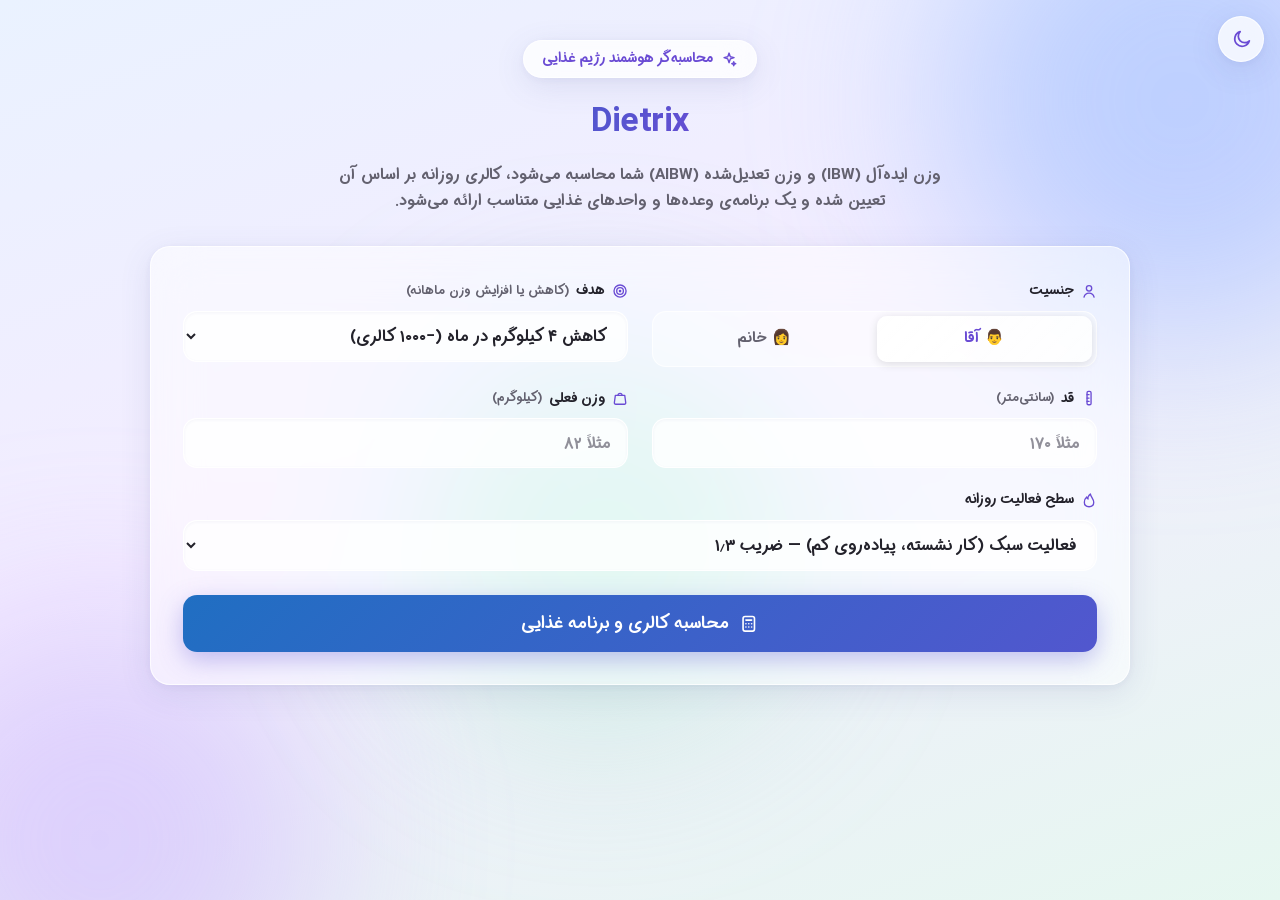
<file: index.html>
<!DOCTYPE html>
<html lang="fa" dir="rtl">
<head>
<meta charset="UTF-8">
<meta name="viewport" content="width=device-width, initial-scale=1.0">
<title>Dietrix | رژیم‌نویسی بر اساس وزن ایده‌آل</title>
<meta name="theme-color" content="#6A4BD4">
<link rel="manifest" href="manifest.webmanifest">
<link rel="stylesheet" href="font.css">
<link rel="apple-touch-icon" href="icon.svg">
<link rel="icon" type="image/png" href="icon.svg">
<style>
  :root{
    color-scheme:light;
    --text:#23222B; --text2:#63616F;
    --bg-grad:linear-gradient(160deg,#EAF2FF 0%,#F3ECFF 45%,#E6F7F0 100%);
    --glass:rgba(255,255,255,.55); --glass-strong:rgba(255,255,255,.78);
    --glass-border:rgba(255,255,255,.75);
    --input-bg:rgba(255,255,255,.8); --input-border:rgba(255,255,255,.95);
    --input-shadow:inset 0 1px 3px rgba(80,90,160,.06);
    --accent:#6A4BD4; --accent2:#1F6FC2;
    --focus-ring:rgba(39,131,222,.18);
    --btn-grad:linear-gradient(135deg,#1F6FC2,#6A4BD4);
    --btn-shadow:0 8px 24px rgba(90,80,210,.35);
    --title-grad:linear-gradient(120deg,#1F6FC2 10%,#6A4BD4 60%,#2F9464 110%);
    --num-grad:linear-gradient(120deg,#1F6FC2,#6A4BD4);
    --hl-bg:linear-gradient(135deg,rgba(39,131,222,.16),rgba(124,92,222,.16));
    --seg-bg:rgba(255,255,255,.4);
    --seg-active:linear-gradient(135deg,rgba(255,255,255,.95),rgba(255,255,255,.75));
    --item-bg:rgba(255,255,255,.55);
    --kcal-bg:rgba(124,92,222,.12); --kcal-text:#6A4BD4;
    --warn-bg:rgba(251,235,222,.8); --warn-border:rgba(197,111,44,.25); --warn-text:#8F5420; --warn-ico:#C56F2C;
    --err-bg:rgba(252,233,231,.85); --err-border:rgba(216,87,75,.3); --err-text:#B4423A;
    --shadow:0 8px 32px rgba(80,90,160,.12), 0 2px 8px rgba(80,90,160,.06);
    --blob1c:rgba(140,180,255,.5); --blob2c:rgba(200,170,255,.45); --blob3c:rgba(150,230,190,.4);
    --radius:20px;
  }
  [data-theme="dark"]{
    color-scheme:dark;
    --text:#F4F4F6; --text2:rgba(255,255,255,.68);
    --bg-grad:linear-gradient(160deg,#0E1220 0%,#161022 45%,#0D1714 100%);
    --glass:rgba(32,34,52,.55); --glass-strong:rgba(46,48,70,.65);
    --glass-border:rgba(255,255,255,.14);
    --input-bg:rgba(255,255,255,.08); --input-border:rgba(255,255,255,.18);
    --input-shadow:inset 0 1px 3px rgba(0,0,0,.3);
    --accent:#B9A5F5; --accent2:#5E9FE8;
    --focus-ring:rgba(94,159,232,.3);
    --btn-grad:linear-gradient(135deg,#2E7FD4,#7A5CE8);
    --btn-shadow:0 8px 24px rgba(60,50,160,.5);
    --title-grad:linear-gradient(120deg,#5E9FE8 10%,#B9A5F5 60%,#72BC8F 110%);
    --num-grad:linear-gradient(120deg,#7FB5F0,#C0AAFF);
    --hl-bg:linear-gradient(135deg,rgba(94,159,232,.2),rgba(150,120,240,.2));
    --seg-bg:rgba(255,255,255,.06);
    --seg-active:linear-gradient(135deg,rgba(255,255,255,.2),rgba(255,255,255,.1));
    --item-bg:rgba(255,255,255,.07);
    --kcal-bg:rgba(167,139,250,.18); --kcal-text:#C9B8FF;
    --warn-bg:rgba(222,146,85,.13); --warn-border:rgba(222,146,85,.35); --warn-text:#EBB588; --warn-ico:#DE9255;
    --err-bg:rgba(233,115,102,.15); --err-border:rgba(233,115,102,.4); --err-text:#F0968C;
    --shadow:0 8px 32px rgba(0,0,0,.45), 0 2px 8px rgba(0,0,0,.3);
    --blob1c:rgba(70,110,220,.32); --blob2c:rgba(140,100,230,.28); --blob3c:rgba(60,170,120,.22);
  }
  *{box-sizing:border-box; margin:0; padding:0;}
  html{scroll-behavior:smooth;}
  @media (prefers-reduced-motion: reduce){ html{scroll-behavior:auto;} *{transition:none!important; animation:none!important;} }
  body{
    font-family:"IRANSansDN","Vazirmatn","Vazir","IRANSans","Noto Sans Arabic","Segoe UI",Tahoma,sans-serif;
    color:var(--text); font-size:16px; line-height:1.7;
    min-height:100vh; padding:32px 16px 72px;
    background:var(--bg-grad);
    background-attachment:fixed;
    overflow-x:hidden;
    transition:background .3s, color .3s;
  }
  .blob{position:fixed; border-radius:50%; filter:blur(90px); z-index:-1; pointer-events:none; transition:background .3s;}
  .blob1{width:480px; height:480px; background:var(--blob1c); top:-140px; right:-140px;}
  .blob2{width:440px; height:440px; background:var(--blob2c); bottom:-160px; left:-120px;}
  .blob3{width:380px; height:380px; background:var(--blob3c); top:38%; left:32%;}
  .wrap{max-width:980px; margin:0 auto;}

  .ico{width:1.15em; height:1.15em; stroke:currentColor; stroke-width:2; fill:none; stroke-linecap:round; stroke-linejoin:round; flex:none; vertical-align:-3px;}

  /* ---------- Theme toggle ---------- */
  #themeToggle{
    position:fixed; top:16px; inset-inline-start:16px; z-index:50;
    width:46px; height:46px; border-radius:999px; cursor:pointer;
    display:flex; align-items:center; justify-content:center;
    background:var(--glass-strong); border:1px solid var(--glass-border);
    backdrop-filter:blur(16px); -webkit-backdrop-filter:blur(16px);
    color:var(--accent); box-shadow:var(--shadow);
    transition:transform .15s;
  }
  #themeToggle:hover{transform:scale(1.07);}
  #themeToggle:focus-visible{outline:3px solid var(--focus-ring); outline-offset:2px;}
  #themeToggle .ico{width:21px; height:21px;}
  [data-theme="dark"] .only-light{display:none;}
  html:not([data-theme="dark"]) .only-dark{display:none;}

  /* ---------- Header ---------- */
  header{text-align:center; padding:8px 0 32px;}
  .badge{
    display:inline-flex; align-items:center; gap:8px;
    background:var(--glass-strong); border:1px solid var(--glass-border);
    backdrop-filter:blur(16px); -webkit-backdrop-filter:blur(16px);
    color:var(--accent); font-size:14px; font-weight:700;
    padding:6px 18px; border-radius:999px; margin-bottom:16px;
    box-shadow:var(--shadow);
  }
  header h1{
    font-size:34px; font-weight:900; letter-spacing:-.5px;
    background:var(--title-grad);
    -webkit-background-clip:text; background-clip:text; color:transparent;
  }
  header p{color:var(--text2); margin-top:10px; max-width:640px; margin-inline:auto; font-size:15.5px;}

  /* ---------- Glass card ---------- */
  .glass{
    background:var(--glass);
    backdrop-filter:blur(24px) saturate(160%); -webkit-backdrop-filter:blur(24px) saturate(160%);
    border:1px solid var(--glass-border);
    border-radius:var(--radius); box-shadow:var(--shadow);
    transition:background .3s, border-color .3s, transform .25s ease, box-shadow .25s ease;
  }

  /* ---------- Hover effects ---------- */
  :root{ --hover-shadow:0 16px 40px rgba(80,90,160,.2), 0 4px 12px rgba(80,90,160,.1); --hover-border:rgba(124,92,222,.45); }
  [data-theme="dark"]{ --hover-shadow:0 16px 40px rgba(0,0,0,.55), 0 4px 12px rgba(0,0,0,.35); --hover-border:rgba(185,165,245,.45); }
  .stat:hover, .meal:hover, .ref-card:hover{
    transform:translateY(-5px);
    box-shadow:var(--hover-shadow);
    border-color:var(--hover-border);
  }
  .chip{transition:transform .2s ease, box-shadow .2s ease, border-color .2s ease;}
  .chip:hover{transform:translateY(-3px) scale(1.04); box-shadow:var(--hover-shadow); border-color:var(--hover-border);}
  .item{transition:background .2s ease, border-color .2s ease, transform .2s ease;}
  .item:hover{transform:translateY(-2px); border-color:var(--hover-border); background:var(--hl-bg), var(--item-bg);}
  .badge{transition:transform .2s ease, box-shadow .2s ease;}
  .badge:hover{transform:translateY(-2px) scale(1.03); box-shadow:var(--hover-shadow);}
  .seg label:hover{color:var(--accent); background:var(--seg-bg);}
  input[type=number]:hover, select:hover{border-color:var(--hover-border);}
  details.formulas summary{transition:color .2s ease;}
  details.formulas summary:hover{color:var(--accent);}
  details.formulas:hover{border-color:var(--hover-border);}
  .section-title .ic{transition:transform .25s ease, color .25s ease;}
  .section-title:hover .ic{transform:rotate(-8deg) scale(1.1);}
  .meal-head .mi, .ref-card .em{transition:transform .25s ease;}
  .meal:hover .mi{transform:scale(1.15) rotate(6deg);}
  .ref-card:hover .em{transform:scale(1.15) rotate(-6deg);}
  .stat .top .ico{transition:transform .25s ease;}
  .stat:hover .top .ico{transform:scale(1.25);}
  .card{padding:32px;}

  /* ---------- Form ---------- */
  .form-grid{display:grid; grid-template-columns:repeat(2,1fr); gap:20px 24px;}
  .field{display:flex; flex-direction:column; gap:8px;}
  .field > label, .field > .lbl-row{font-size:14px; font-weight:700; color:var(--text); display:flex; align-items:center; gap:7px;}
  .field .ico{color:var(--accent);}
  .hint{font-size:12.5px; color:var(--text2); font-weight:400;}
  input[type=number], select{
    font-family:inherit; font-size:16px; color:var(--text);
    background:var(--input-bg); border:1px solid var(--input-border);
    border-radius:14px; padding:11px 16px; width:100%; min-height:50px;
    box-shadow:var(--input-shadow);
    transition:border-color .15s, box-shadow .15s, background .3s;
  }
  input[type=number]:focus, select:focus{outline:none; border-color:var(--accent2); box-shadow:0 0 0 4px var(--focus-ring);}
  /* Dropdown options: force solid readable colors (glass/transparent colors leak into the native menu) */
  select option{background:#FFFFFF; color:#23222B;}
  [data-theme="dark"] select option{background:#1E2030; color:#F4F4F6;}
  input::placeholder{color:var(--text2); opacity:.7;}
  .seg{display:flex; background:var(--seg-bg); border:1px solid var(--glass-border); border-radius:14px; padding:4px; gap:4px;}
  .seg input{position:absolute; opacity:0; pointer-events:none;}
  .seg label{
    flex:1; text-align:center; font-size:15px; font-weight:700; color:var(--text2);
    padding:10px 8px; min-height:44px; display:flex; align-items:center; justify-content:center; gap:7px;
    border-radius:10px; cursor:pointer; transition:all .15s;
  }
  .seg input:checked + label{
    background:var(--seg-active);
    color:var(--accent); box-shadow:0 2px 10px rgba(0,0,0,.12);
  }
  .seg input:focus-visible + label{outline:2px solid var(--accent2); outline-offset:1px;}
  .btn{
    grid-column:1/-1; display:flex; align-items:center; justify-content:center; gap:10px;
    font-family:inherit; font-size:17px; font-weight:800; color:#fff;
    background:var(--btn-grad);
    border:none; border-radius:14px; padding:15px; min-height:54px; cursor:pointer;
    box-shadow:var(--btn-shadow);
    transition:transform .15s, box-shadow .15s; margin-top:4px;
  }
  .btn{background-size:150% 150%; background-position:0% 50%;}
  .btn:hover{transform:translateY(-2px); background-position:100% 50%; box-shadow:0 12px 32px rgba(90,80,210,.5);}
  .btn:active{transform:translateY(0);}
  .btn:focus-visible{outline:3px solid var(--focus-ring); outline-offset:2px;}
  .error{display:none; grid-column:1/-1; background:var(--err-bg); border:1px solid var(--err-border); color:var(--err-text); border-radius:14px; padding:12px 16px; font-size:14.5px;}
  .error.show{display:block;}

  /* ---------- Results ---------- */
  #results{display:none; margin-top:36px;}
  #results.show{display:block; animation:fadeIn .45s ease;}

  /* ---------- Section filter ---------- */
  .res-filter{display:flex; flex-wrap:wrap; align-items:center; gap:8px; padding:12px 16px; border-radius:16px;}
  .rf-title{font-size:13.5px; font-weight:800; color:var(--text2); margin-inline-end:4px;}
  .f-chip{
    font:inherit; font-size:13.5px; font-weight:700; color:var(--text2); cursor:pointer;
    background:var(--seg-bg); border:1px solid var(--glass-border); border-radius:999px;
    padding:7px 14px; min-height:38px;
    transition:all .2s ease;
  }
  .f-chip:hover{transform:translateY(-2px); border-color:var(--hover-border); color:var(--accent);}
  .f-chip.active{background:var(--btn-grad); color:#fff; border-color:transparent; box-shadow:0 4px 14px rgba(90,80,210,.35);}
  .res-sec{display:none;}
  .res-sec.show{display:block; animation:fadeIn .35s ease;}
  .res-sec .section-title:first-child{margin-top:32px;}
  @keyframes fadeIn{from{opacity:0; transform:translateY(10px);} to{opacity:1; transform:none;}}
  .section-title{font-size:21px; font-weight:800; margin:44px 0 18px; display:flex; align-items:center; gap:12px;}
  .section-title:first-child{margin-top:0;}
  .section-title .ic{
    width:38px; height:38px; border-radius:12px; flex:none;
    display:inline-flex; align-items:center; justify-content:center;
    background:var(--glass-strong); border:1px solid var(--glass-border);
    box-shadow:var(--shadow); color:var(--accent); font-size:18px;
  }
  .section-title .ic .ico{width:20px; height:20px;}
  .section-title .hint{font-weight:600;}

  .stats{display:grid; grid-template-columns:repeat(4,1fr); gap:16px;}
  .stats.macros{grid-template-columns:repeat(3,1fr);}
  .macro-ctrl{display:flex; flex-wrap:wrap; align-items:center; gap:12px 18px; padding:14px 18px; border-radius:16px; margin-bottom:16px; font-size:13.5px;}
  .macro-ctrl .mc-title{font-weight:800; color:var(--text2);}
  .macro-ctrl label{display:flex; align-items:center; gap:7px; font-weight:600; margin:0;}
  .macro-ctrl input[type=number]{width:72px; padding:8px 10px; text-align:center;}
  .mc-reset{font:inherit; font-size:12.5px; font-weight:700; color:var(--text2); background:transparent; border:1px solid var(--input-border); border-radius:10px; padding:7px 14px; cursor:pointer; transition:all .2s ease;}
  .mc-reset:hover{color:var(--accent); border-color:var(--hover-border);}
  .mc-warn{display:none; color:var(--err-text); font-weight:700;}
  .mc-warn.show{display:inline;}
  .hist{border-radius:var(--radius); overflow:hidden;}
  .hist-row{display:flex; flex-wrap:wrap; align-items:center; gap:8px 18px; padding:13px 20px; border-bottom:1px solid var(--glass-border); font-size:13.5px; transition:background .2s ease;}
  .hist-row:hover{background:var(--item-bg);}
  .hist-row:last-child{border-bottom:none;}
  .h-date{font-weight:700; color:var(--text2);}
  .h-kcal{font-weight:800; color:var(--accent);}
  .h-del{margin-inline-start:auto; background:transparent; border:none; color:var(--text2); cursor:pointer; font-size:14px; line-height:1; padding:6px 9px; border-radius:9px; transition:all .2s ease;}
  .h-del:hover{color:var(--err-text); background:var(--err-bg);}
  .hist-clear{margin-inline-start:auto; font:inherit; font-size:12.5px; font-weight:700; color:var(--text2); background:transparent; border:1px solid var(--input-border); border-radius:10px; padding:7px 13px; cursor:pointer; transition:all .2s ease;}
  .hist-clear:hover{color:var(--err-text); border-color:var(--err-border);}
  .stat{padding:20px 22px; position:relative; overflow:hidden;}
  .stat .top{display:flex; align-items:center; gap:8px; font-size:13px; color:var(--text2); font-weight:700;}
  .stat .top .ico{width:17px; height:17px; color:var(--accent);}
  .stat .val{font-size:28px; font-weight:900; margin-top:6px; letter-spacing:-.5px;}
  .stat .unit{font-size:13px; color:var(--text2); font-weight:500;}
  .stat.hl{background:var(--hl-bg), var(--glass);}
  .stat.hl .val{
    background:var(--num-grad);
    -webkit-background-clip:text; background-clip:text; color:transparent;
  }

  .note{margin-top:16px; padding:13px 18px; font-size:14px; color:var(--text2); border-radius:14px;}
  .note.warn{background:var(--warn-bg); border:1px solid var(--warn-border); color:var(--warn-text);}

  .totals{display:flex; flex-wrap:wrap; gap:10px; margin-bottom:8px;}
  .chip{
    display:inline-flex; align-items:center; gap:7px; font-size:14px; font-weight:700;
    background:var(--glass-strong); border:1px solid var(--glass-border);
    border-radius:999px; padding:7px 16px; box-shadow:var(--shadow);
  }
  .chip b{background:var(--num-grad); -webkit-background-clip:text; background-clip:text; color:transparent;}

  .meals{display:grid; grid-template-columns:repeat(2,1fr); gap:16px;}
  .meal{padding:22px;}
  .meal-head{display:flex; align-items:center; justify-content:space-between; gap:8px; margin-bottom:14px;}
  .meal-head .mt{display:flex; align-items:center; gap:10px;}
  .meal-head .mi{
    width:40px; height:40px; border-radius:12px; flex:none; font-size:19px;
    display:inline-flex; align-items:center; justify-content:center;
    background:var(--seg-active);
    border:1px solid var(--glass-border); box-shadow:0 2px 8px rgba(0,0,0,.08);
  }
  .meal-head h3{font-size:16.5px; font-weight:800;}
  .meal-head .kcal{
    font-size:12.5px; font-weight:700; white-space:nowrap; color:var(--kcal-text);
    background:var(--kcal-bg); border-radius:999px; padding:4px 12px;
  }
  .items{display:flex; flex-wrap:wrap; gap:8px;}
  .item{
    display:inline-flex; align-items:center; gap:7px; font-size:13.5px; font-weight:600;
    background:var(--item-bg); border:1px solid var(--glass-border);
    border-radius:999px; padding:5px 13px;
  }
  .dot{display:inline-block; width:9px; height:9px; border-radius:99px; flex:none;}

  .ref{display:grid; grid-template-columns:repeat(2,1fr); gap:16px;}
  .ref-card{padding:22px;}
  .ref-card h3{font-size:15.5px; font-weight:800; display:flex; align-items:center; gap:9px;}
  .ref-card .em{
    width:36px; height:36px; border-radius:11px; flex:none; font-size:17px;
    display:inline-flex; align-items:center; justify-content:center;
    background:var(--seg-active);
    border:1px solid var(--glass-border); box-shadow:0 2px 8px rgba(0,0,0,.08);
  }
  .ref-card .k{font-size:12.5px; color:var(--text2); font-weight:600; margin-top:6px;}
  .ref-card ul{margin:10px 20px 0 0; padding:0; color:var(--text2); font-size:14px;}
  .ref-card li{margin-bottom:4px;}

  details.formulas{margin-top:36px; overflow:hidden;}
  details.formulas summary{
    cursor:pointer; padding:18px 26px; font-weight:800; font-size:15.5px; list-style:none;
    display:flex; align-items:center; gap:10px; min-height:54px;
  }
  details.formulas summary .ico{color:var(--accent);}
  details.formulas summary::-webkit-details-marker{display:none;}
  details.formulas summary::after{content:"+"; font-size:22px; color:var(--text2); margin-right:auto;}
  details.formulas[open] summary::after{content:"−";}
  .formulas-body{padding:0 26px 22px; color:var(--text2); font-size:14.5px;}
  .formulas-body p{margin-bottom:8px;}
  .formulas-body b{color:var(--text);}

  .disclaimer{
    margin-top:32px; background:var(--warn-bg); border:1px solid var(--warn-border);
    backdrop-filter:blur(16px); -webkit-backdrop-filter:blur(16px);
    border-radius:var(--radius); padding:18px 22px; font-size:14px; color:var(--warn-text);
    display:flex; gap:12px; align-items:flex-start; box-shadow:var(--shadow);
  }
  .disclaimer .ico{color:var(--warn-ico); width:20px; height:20px; margin-top:3px;}

  @media (max-width:720px){
    body{padding:20px 14px 56px;}
    header h1{font-size:26px;}
    header{padding-top:40px;}
    .card{padding:22px;}
    .form-grid{grid-template-columns:1fr;}
    .stats{grid-template-columns:1fr 1fr;}
    .meals{grid-template-columns:1fr;}
    .ref{grid-template-columns:1fr;}
    .blob{filter:blur(70px);}
  }
</style>
</head>
<body>
<div class="blob blob1"></div>
<div class="blob blob2"></div>
<div class="blob blob3"></div>

<svg width="0" height="0" style="position:absolute" aria-hidden="true">
  <defs>
    <symbol id="i-spark" viewBox="0 0 24 24"><path d="M12 3l1.9 5.6L19.5 10l-5.6 1.9L12 17.5l-1.9-5.6L4.5 10l5.6-1.4L12 3z"/><path d="M19 16l.8 2.2L22 19l-2.2.8L19 22l-.8-2.2L16 19l2.2-.8L19 16z"/></symbol>
    <symbol id="i-user" viewBox="0 0 24 24"><circle cx="12" cy="8" r="4"/><path d="M4.5 21c.8-3.5 3.9-6 7.5-6s6.7 2.5 7.5 6"/></symbol>
    <symbol id="i-target" viewBox="0 0 24 24"><circle cx="12" cy="12" r="9"/><circle cx="12" cy="12" r="5"/><circle cx="12" cy="12" r="1"/></symbol>
    <symbol id="i-ruler" viewBox="0 0 24 24"><rect x="9" y="2" width="6" height="20" rx="2"/><path d="M9 7h3M9 12h3M9 17h3"/></symbol>
    <symbol id="i-scale" viewBox="0 0 24 24"><path d="M5 8h14l1.5 11a2 2 0 0 1-2 2.2h-13A2 2 0 0 1 3.5 19L5 8z"/><path d="M9 8a3 3 0 0 1 6 0"/></symbol>
    <symbol id="i-calc" viewBox="0 0 24 24"><rect x="5" y="3" width="14" height="18" rx="2.5"/><path d="M8.5 7.5h7M8.5 12h.01M12 12h.01M15.5 12h.01M8.5 16h.01M12 16h.01M15.5 16h.01"/></symbol>
    <symbol id="i-award" viewBox="0 0 24 24"><circle cx="12" cy="9" r="6"/><path d="M8.5 14 7 22l5-2.5L17 22l-1.5-8"/></symbol>
    <symbol id="i-flame" viewBox="0 0 24 24"><path d="M12 22c4 0 7-2.7 7-6.7C19 10.5 15 8 14 3c-3 2.5-4 5-3.5 7.5C9.5 9.8 8.8 9 8.5 7.5 6.8 9 5 11.5 5 15.3 5 19.3 8 22 12 22z"/></symbol>
    <symbol id="i-zap" viewBox="0 0 24 24"><path d="M13 2 4.5 14H11l-1 8 8.5-12H12l1-8z"/></symbol>
    <symbol id="i-chart" viewBox="0 0 24 24"><path d="M4 20V4"/><path d="M4 20h16"/><path d="m7 14 4-4 3 3 5-6"/></symbol>
    <symbol id="i-grid" viewBox="0 0 24 24"><rect x="4" y="4" width="7" height="7" rx="2"/><rect x="13" y="4" width="7" height="7" rx="2"/><rect x="4" y="13" width="7" height="7" rx="2"/><rect x="13" y="13" width="7" height="7" rx="2"/></symbol>
    <symbol id="i-plate" viewBox="0 0 24 24"><circle cx="12" cy="12" r="9"/><circle cx="12" cy="12" r="4.5"/></symbol>
    <symbol id="i-book" viewBox="0 0 24 24"><path d="M4 5.5A2.5 2.5 0 0 1 6.5 3H20v15.5H6.5A2.5 2.5 0 0 0 4 21V5.5z"/><path d="M4 18.5A2.5 2.5 0 0 1 6.5 16H20"/></symbol>
    <symbol id="i-info" viewBox="0 0 24 24"><circle cx="12" cy="12" r="9"/><path d="M12 8h.01M12 11.5V16"/></symbol>
    <symbol id="i-alert" viewBox="0 0 24 24"><path d="M12 3 2.5 20h19L12 3z"/><path d="M12 10v4M12 17.5h.01"/></symbol>
    <symbol id="i-sun" viewBox="0 0 24 24"><circle cx="12" cy="12" r="4.5"/><path d="M12 2.5v2.5M12 19v2.5M2.5 12H5M19 12h2.5M4.9 4.9l1.8 1.8M17.3 17.3l1.8 1.8M4.9 19.1l1.8-1.8M17.3 6.7l1.8-1.8"/></symbol>
    <symbol id="i-moon" viewBox="0 0 24 24"><path d="M21 13.5A8.5 8.5 0 1 1 10.5 3a7 7 0 0 0 10.5 10.5z"/></symbol>
  </defs>
</svg>

<button id="themeToggle" type="button" aria-label="تغییر حالت روشن و تاریک">
  <svg class="ico only-light"><use href="#i-moon"/></svg>
  <svg class="ico only-dark"><use href="#i-sun"/></svg>
</button>

<div class="wrap">

  <header>
    <div class="badge"><svg class="ico"><use href="#i-spark"/></svg> محاسبه‌گر هوشمند رژیم غذایی</div>
    <h1>Dietrix</h1>
    <p>وزن ایده‌آل (IBW) و وزن تعدیل‌شده (AIBW) شما محاسبه می‌شود، کالری روزانه بر اساس آن تعیین شده و یک برنامه‌ی وعده‌ها و واحدهای غذایی متناسب ارائه می‌شود.</p>
  </header>

  <form class="glass card" id="dietForm" novalidate>
    <div class="form-grid">
      <div class="field">
        <span class="lbl-row"><svg class="ico"><use href="#i-user"/></svg> جنسیت</span>
        <div class="seg" role="radiogroup" aria-label="جنسیت">
          <input type="radio" name="gender" id="g-male" value="male" checked>
          <label for="g-male">👨 آقا</label>
          <input type="radio" name="gender" id="g-female" value="female">
          <label for="g-female">👩 خانم</label>
        </div>
      </div>
      <div class="field">
        <label for="goal"><svg class="ico"><use href="#i-target"/></svg> هدف <span class="hint">(کاهش یا افزایش وزن ماهانه)</span></label>
        <select id="goal">
          <option value="0">تثبیت وزن (بدون کسر کالری)</option>
          <option value="700">کاهش ۳ کیلوگرم در ماه (−۷۰۰ کالری)</option>
          <option value="1000" selected>کاهش ۴ کیلوگرم در ماه (−۱۰۰۰ کالری)</option>
          <option value="-500">افزایش ۲ کیلوگرم در ماه (+۵۰۰ کالری)</option>
          <option value="-700">افزایش ۳ کیلوگرم در ماه (+۷۰۰ کالری)</option>
        </select>
      </div>
      <div class="field">
        <label for="height"><svg class="ico"><use href="#i-ruler"/></svg> قد <span class="hint">(سانتی‌متر)</span></label>
        <input type="number" id="height" inputmode="decimal" placeholder="مثلاً ۱۷۰" min="120" max="220">
      </div>
      <div class="field">
        <label for="weight"><svg class="ico"><use href="#i-scale"/></svg> وزن فعلی <span class="hint">(کیلوگرم)</span></label>
        <input type="number" id="weight" inputmode="decimal" placeholder="مثلاً ۸۲" min="30" max="250">
      </div>
      <div class="field" style="grid-column:1/-1;">
        <label for="activity"><svg class="ico"><use href="#i-flame"/></svg> سطح فعالیت روزانه</label>
        <select id="activity">
          <option value="1.2">بی‌تحرک / استراحت — ضریب ۱٫۲</option>
          <option value="1.3" selected>فعالیت سبک (کار نشسته، پیاده‌روی کم) — ضریب ۱٫۳</option>
          <option value="1.4">فعالیت متوسط (ورزش منظم یا کار نیمه‌فعال) — ضریب ۱٫۴</option>
          <option value="1.5">فعالیت زیاد (کار بدنی یا ورزش سنگین) — ضریب ۱٫۵</option>
        </select>
      </div>
      <div class="error" id="errBox"></div>
      <button type="submit" class="btn"><svg class="ico"><use href="#i-calc"/></svg> محاسبه کالری و برنامه غذایی</button>
    </div>
  </form>

  <div id="results">

    <div class="res-filter glass" id="resFilter" aria-label="انتخاب بخش‌های نمایش">
      <span class="rf-title">🔍 نمایش بخش‌ها:</span>
      <button type="button" class="f-chip active" data-sec="stats">📊 نتایج</button>
      <button type="button" class="f-chip" data-sec="macros">⚡ درشت‌مغذی‌ها</button>
      <button type="button" class="f-chip" data-sec="units">🧩 واحدهای غذایی</button>
      <button type="button" class="f-chip" data-sec="meals">🍽 وعده‌ها</button>
      <button type="button" class="f-chip" data-sec="ref">📖 راهنمای واحدها</button>
      <button type="button" class="f-chip" data-sec="all">✅ همه</button>
    </div>

    <section class="res-sec show" data-sec="stats">
    <h2 class="section-title"><span class="ic"><svg class="ico"><use href="#i-chart"/></svg></span> نتایج محاسبه</h2>
    <div class="stats">
      <div class="stat glass"><div class="top"><svg class="ico"><use href="#i-award"/></svg> وزن ایده‌آل (IBW)</div><div class="val" id="outIbw">—</div><div class="unit">کیلوگرم</div></div>
      <div class="stat glass"><div class="top"><svg class="ico"><use href="#i-scale"/></svg> <span id="basisLbl">وزن مبنای محاسبه</span></div><div class="val" id="outBasis">—</div><div class="unit">کیلوگرم</div></div>
      <div class="stat glass"><div class="top"><svg class="ico"><use href="#i-flame"/></svg> کالری نگهدارنده (TEE)</div><div class="val" id="outMaint">—</div><div class="unit">کیلوکالری در روز</div></div>
      <div class="stat glass hl"><div class="top"><svg class="ico"><use href="#i-zap"/></svg> کالری هدف روزانه</div><div class="val" id="outTarget">—</div><div class="unit">کیلوکالری در روز</div></div>
    </div>
    <div class="note glass" id="basisNote"></div>
    <div class="note warn" id="floorNote" style="display:none;">⚠️ کالری محاسبه‌شده کمتر از ۱۰۰۰ کیلوکالری بود؛ برای حفظ سلامت، برنامه روی حداقل ۱۰۰۰ کیلوکالری تنظیم شد.</div>
    </section>

    <section class="res-sec" data-sec="macros">
    <h2 class="section-title"><span class="ic"><svg class="ico"><use href="#i-zap"/></svg></span> درشت‌مغذی‌های روزانه</h2>
    <div class="macro-ctrl glass">
      <span class="mc-title">⚙️ تنظیم درصدها:</span>
      <label>🍞 کربوهیدرات <input type="number" id="pctCho" min="0" max="100" step="1" value="53"> ٪</label>
      <label>🍗 پروتئین <input type="number" id="pctPro" min="0" max="100" step="1" value="17"> ٪</label>
      <label>🥑 چربی <input type="number" id="pctFat" min="0" max="100" step="1" value="30"> ٪</label>
      <button type="button" class="mc-reset" id="pctReset">↺ بازنشانی</button>
      <span class="mc-warn" id="pctWarn"></span>
    </div>
    <div class="stats macros">
      <div class="stat glass"><div class="top">🍞 کربوهیدرات (<span id="choPct">۵۳</span>٪)</div><div class="val" id="outCho">—</div><div class="unit">گرم در روز</div></div>
      <div class="stat glass"><div class="top">🍗 پروتئین (<span id="proPct">۱۷</span>٪)</div><div class="val" id="outPro">—</div><div class="unit">گرم در روز</div></div>
      <div class="stat glass"><div class="top">🥑 چربی (<span id="fatPct">۳۰</span>٪)</div><div class="val" id="outFat">—</div><div class="unit">گرم در روز</div></div>
    </div>
    </section>

    <section class="res-sec" data-sec="units">
    <h2 class="section-title"><span class="ic"><svg class="ico"><use href="#i-grid"/></svg></span> واحدهای غذایی روزانه <span class="hint" id="planLabel"></span></h2>
    <div class="totals" id="totals"></div>
    </section>

    <section class="res-sec" data-sec="meals">
    <h2 class="section-title"><span class="ic"><svg class="ico"><use href="#i-plate"/></svg></span> برنامه وعده‌های غذایی</h2>
    <div class="meals" id="meals"></div>
    </section>

    <section class="res-sec" data-sec="ref">
    <h2 class="section-title"><span class="ic"><svg class="ico"><use href="#i-book"/></svg></span> هر واحد غذایی یعنی چقدر؟</h2>
    <div class="ref" id="refCards"></div>
    </section>

    <details class="formulas glass">
      <summary><svg class="ico"><use href="#i-info"/></svg> فرمول‌های استفاده‌شده در محاسبه</summary>
      <div class="formulas-body">
        <p><b>وزن ایده‌آل (IBW):</b> آقایان: ۲۳ × قد²(متر) | خانم‌ها: ۲۲ × قد²(متر)</p>
        <p><b>وزن تعدیل‌شده (AIBW):</b> اگر وزن فعلی بیشتر از وزن ایده‌آل باشد: AIBW = IBW + (وزن فعلی − IBW) ÷ ۳</p>
        <p><b>انرژی نگهدارنده (E):</b> وزن مبنا × ۲۴ (خانم‌ها × ۰٫۹) × ۱٫۱ × ضریب فعالیت (۱٫۲ تا ۱٫۵)</p>
        <p><b>کسر کالری برای کاهش وزن:</b> کاهش ۳ کیلو در ماه → ۷۰۰− کالری | کاهش ۴ کیلو در ماه → ۱۰۰۰− کالری</p>
        <p><b>افزودن کالری برای افزایش وزن:</b> افزایش ۲ کیلو در ماه → ۵۰۰+ کالری | افزایش ۳ کیلو در ماه → ۷۰۰+ کالری</p>
        <p><b>درشت‌مغذی‌ها:</b> پیش‌فرض ۵۳٪ کربوهیدرات و ۱۷٪ پروتئین (هر گرم ۴ کالری) | ۳۰٪ چربی (هر گرم ۹ کالری) — درصدها از بخش «تنظیم درصدها» قابل تغییر است</p>
      </div>
    </details>

    <div class="disclaimer">
      <svg class="ico"><use href="#i-alert"/></svg>
      <span>این برنامه جنبه‌ی آموزشی و راهنمای کلی دارد و جایگزین مشاوره‌ی متخصص تغذیه نیست. در صورت بارداری، شیردهی، دیابت، بیماری کلیوی یا هر بیماری زمینه‌ای، حتماً با پزشک یا متخصص تغذیه مشورت کنید.</span>
    </div>

  </div>

  <div id="historySec" style="display:none;">
    <h2 class="section-title"><span class="ic">🕘</span> تاریخچه محاسبات <button type="button" class="hist-clear" id="histClear">🗑 پاک کردن همه</button></h2>
    <div class="hist glass" id="histList"></div>
  </div>

</div>

<script>
// ---------- Theme ----------
const root = document.documentElement;
function setTheme(t){
  if(t === "dark") root.setAttribute("data-theme","dark");
  else root.removeAttribute("data-theme");
  try{ localStorage.setItem("diet-theme", t); }catch(e){}
}
(function(){
  let saved = null;
  try{ saved = localStorage.getItem("diet-theme"); }catch(e){}
  const prefersDark = window.matchMedia && window.matchMedia("(prefers-color-scheme: dark)").matches;
  setTheme(saved || (prefersDark ? "dark" : "light"));
})();
document.getElementById("themeToggle").addEventListener("click", function(){
  setTheme(root.getAttribute("data-theme") === "dark" ? "light" : "dark");
});

// ---------- Food groups ----------
const GROUPS = {
  bread:{name:"نان و غلات", kcal:80,  color:"#D5803B", icon:"🍞"},
  meat: {name:"گوشت و جانشین‌ها", kcal:55, color:"#E56458", icon:"🍗"},
  milk: {name:"شیر و لبنیات", kcal:120, color:"#5E9FE8", icon:"🥛"},
  fruit:{name:"میوه", kcal:60, color:"#BF8EDA", icon:"🍎"},
  veg:  {name:"سبزی", kcal:25, color:"#46A171", icon:"🥦"},
  fat:  {name:"چربی", kcal:45, color:"#EAC26B", icon:"🫒"}
};

const REF = {
  bread:["یک کف دست نان سنگک، بربری یا تافتون (۳۰ گرم)","۴ کف دست نان لواش","نصف لیوان برنج یا ماکارونی پخته","یک عدد سیب‌زمینی متوسط"],
  meat:["۳۰ گرم گوشت قرمز، مرغ یا ماهی پخته (به اندازه یک قوطی کبریت)","یک عدد تخم‌مرغ","۳۰ گرم پنیر (یک قوطی کبریت)","نصف لیوان حبوبات پخته"],
  milk:["یک لیوان شیر کم‌چرب","یک لیوان ماست کم‌چرب","نصف لیوان کشک"],
  fruit:["یک عدد سیب، پرتقال یا هلوی متوسط","نصف موز بزرگ","یک لیوان هندوانه یا طالبی خردشده","۳ عدد خرما"],
  veg:["یک لیوان سبزی خام (کاهو، خیار، گوجه و...)","نصف لیوان سبزی پخته","یک عدد گوجه‌فرنگی متوسط"],
  fat:["یک قاشق چای‌خوری روغن مایع یا روغن زیتون","۵ عدد بادام یا فندق","۱۰ عدد پسته","یک قاشق غذاخوری تخمه"]
};

// ---------- Meal plans (units per meal, per calorie level) ----------
const MEAL_NAMES = {b:"صبحانه", ms:"میان‌وعده صبح", l:"ناهار", me:"میان‌وعده عصر", d:"شام", mn:"میان‌وعده شب"};
const MEAL_ICONS = {b:"🌅", ms:"🍵", l:"🍽️", me:"🍏", d:"🌙", mn:"✨"};
const PLANS = {
  1000:{b:{bread:1,meat:1,fat:1}, ms:{fruit:1}, l:{bread:2,meat:1,veg:2,fat:1}, me:{milk:1}, d:{bread:1,meat:1,veg:1}, mn:{milk:1,fruit:1}},
  1200:{b:{bread:2,meat:1,fat:1}, ms:{fruit:1}, l:{bread:2,meat:1,veg:2,fat:1}, me:{milk:1,fruit:1}, d:{bread:1,meat:1,veg:1,fat:1}, mn:{milk:1,fruit:1}},
  1400:{b:{bread:2,meat:1,fat:1}, ms:{fruit:1}, l:{bread:2,meat:2,veg:2,fat:2}, me:{milk:1,fruit:1}, d:{bread:2,meat:1,veg:2,fat:1}, mn:{milk:1,fruit:1}},
  1600:{b:{bread:2,meat:1,fat:1,fruit:1}, ms:{bread:1,fruit:1}, l:{bread:2,meat:2,veg:2,fat:2}, me:{milk:1,fruit:1}, d:{bread:2,meat:2,veg:2,fat:2}, mn:{milk:1,fruit:1}},
  1800:{b:{bread:2,milk:1,meat:1,fat:1}, ms:{bread:1,fruit:1}, l:{bread:3,meat:2,veg:2,fat:2}, me:{milk:1,fruit:1}, d:{bread:2,meat:2,veg:3,fat:1}, mn:{milk:1,fruit:2}},
  2000:{b:{bread:3,milk:1,meat:1,fat:1}, ms:{bread:1,fruit:1}, l:{bread:3,meat:3,veg:2,fat:2}, me:{milk:1,fruit:1}, d:{bread:2,meat:2,veg:3,fat:2}, mn:{milk:1,fruit:2}},
  2200:{b:{bread:3,milk:1,meat:1,fat:1,fruit:1}, ms:{bread:1,fruit:1}, l:{bread:3,meat:3,veg:2,fat:2}, me:{bread:1,milk:1,fruit:1}, d:{bread:2,meat:3,veg:3,fat:3}, mn:{milk:1,fruit:2}},
  2500:{b:{bread:3,milk:1,meat:2,fat:1,fruit:1}, ms:{bread:2,fruit:1}, l:{bread:4,meat:3,veg:3,fat:3}, me:{bread:1,milk:1,fruit:1}, d:{bread:2,meat:3,veg:3,fat:3}, mn:{milk:1,fruit:2}},
  2800:{b:{bread:3,milk:1,meat:2,fat:2,fruit:1}, ms:{bread:2,fruit:1,fat:1}, l:{bread:4,meat:4,veg:3,fat:3}, me:{bread:1,milk:1,fruit:1}, d:{bread:3,meat:3,veg:3,fat:3}, mn:{milk:1,fruit:2}},
  3000:{b:{bread:4,milk:1,meat:2,fat:2,fruit:1}, ms:{bread:2,fruit:1,fat:1}, l:{bread:4,meat:4,veg:3,fat:3}, me:{bread:1,milk:1,fruit:1}, d:{bread:3,meat:3,veg:3,fat:3}, mn:{bread:1,milk:1,fruit:2}}
};

const fa = n => Math.round(n).toLocaleString("fa-IR");

function mealKcal(meal){
  return Object.entries(meal).reduce((s,[k,u]) => s + GROUPS[k].kcal*u, 0);
}
function planTotals(plan){
  const t = {};
  for(const meal of Object.values(plan))
    for(const [k,u] of Object.entries(meal)) t[k] = (t[k]||0)+u;
  return t;
}

document.getElementById("dietForm").addEventListener("submit", function(e){
  e.preventDefault();
  const errBox = document.getElementById("errBox");
  errBox.classList.remove("show");

  const gender = document.querySelector('input[name="gender"]:checked').value;
  const h = parseFloat(document.getElementById("height").value);
  const w = parseFloat(document.getElementById("weight").value);
  const deficit = parseFloat(document.getElementById("goal").value);
  const activity = parseFloat(document.getElementById("activity").value);

  if(!h || h<120 || h>220 || !w || w<30 || w>250){
    errBox.textContent = "لطفاً قد را بین ۱۲۰ تا ۲۲۰ سانتی‌متر و وزن را بین ۳۰ تا ۲۵۰ کیلوگرم وارد کنید.";
    errBox.classList.add("show");
    return;
  }

  // IBW — BMI ایده‌آل: آقایان ۲۳ × قد² | خانم‌ها ۲۲ × قد²
  const hm = h/100;
  const ibw = (gender==="male" ? 23 : 22) * hm * hm;

  // basis weight — AIBW = IBW + (وزن فعلی − IBW) ÷ ۳
  let basis, basisLbl, basisNote;
  if(w > ibw){
    basis = ibw + (w-ibw)/3;
    basisLbl = "وزن تعدیل‌شده (AIBW)";
    basisNote = "چون وزن فعلی شما بیشتر از وزن ایده‌آل است، یک‌سوم اختلاف به وزن ایده‌آل اضافه و وزن تعدیل‌شده (AIBW) مبنای محاسبه شد.";
  } else if(w < ibw){
    basis = w;
    basisLbl = "وزن فعلی (مبنا)";
    basisNote = "چون وزن فعلی شما کمتر از وزن ایده‌آل است، کالری بر اساس وزن فعلی محاسبه شد.";
  } else {
    basis = ibw;
    basisLbl = "وزن ایده‌آل (مبنا)";
    basisNote = "وزن شما در محدوده‌ی وزن ایده‌آل است و کالری بر اساس وزن ایده‌آل محاسبه شد.";
  }

  // انرژی: وزن مبنا × ۲۴ (خانم‌ها ×۰٫۹) × ۱٫۱ × ضریب فعالیت
  const genderFactor = gender==="male" ? 1 : 0.9;
  const maint = basis * 24 * genderFactor * 1.1 * activity;
  let target = maint - deficit;
  const floored = target < 1000;
  if(floored) target = 1000;

  // nearest plan
  const keys = Object.keys(PLANS).map(Number);
  const planKey = keys.reduce((a,b)=> Math.abs(b-target)<Math.abs(a-target)? b:a);
  const plan = PLANS[planKey];
  const planKcal = Object.values(plan).reduce((s,m)=>s+mealKcal(m),0);

  // fill stats
  document.getElementById("outIbw").textContent = fa(ibw);
  document.getElementById("basisLbl").textContent = basisLbl;
  document.getElementById("outBasis").textContent = fa(basis);
  document.getElementById("outMaint").textContent = fa(maint);
  document.getElementById("outTarget").textContent = fa(target);
  document.getElementById("basisNote").textContent = "💡 " + basisNote + " انرژی نگهدارنده = " + fa(basis) + (gender==="male" ? " × ۲۴" : " × ۲۴ × ۰٫۹") + " × ۱٫۱ × " + activity.toLocaleString("fa-IR") + " = " + fa(maint) + " کیلوکالری." + (deficit>0 ? " برای هدف کاهش وزن، " + fa(deficit) + " کیلوکالری از آن کم شد." : (deficit<0 ? " برای هدف افزایش وزن، " + fa(-deficit) + " کیلوکالری به آن اضافه شد." : ""));
  document.getElementById("floorNote").style.display = floored ? "block" : "none";

  // درشت‌مغذی‌ها بر اساس درصدهای قابل‌تنظیم
  lastTarget = target;
  renderMacros();

  // ثبت در تاریخچه
  const goalLbl = deficit===0 ? "تثبیت وزن" : (deficit===700 ? "کاهش ۳ کیلو (−۷۰۰)" : (deficit===1000 ? "کاهش ۴ کیلو (−۱۰۰۰)" : (deficit===-500 ? "افزایش ۲ کیلو (+۵۰۰)" : "افزایش ۳ کیلو (+۷۰۰)")));
  const histArr = getHist();
  histArr.unshift({ts: Date.now(), gender, h, w, act: activity, goalLbl, ibw, basis, maint, target});
  if(histArr.length > 15) histArr.length = 15;
  setHist(histArr);

  document.getElementById("planLabel").textContent = "— نزدیک‌ترین برنامه: حدود " + fa(planKcal) + " کیلوکالری";

  // totals chips
  const totals = planTotals(plan);
  document.getElementById("totals").innerHTML = Object.entries(totals).map(([k,u])=>
    `<span class="chip">${GROUPS[k].icon} ${GROUPS[k].name} <b>${fa(u)} واحد</b></span>`
  ).join("");

  // meal cards
  document.getElementById("meals").innerHTML = Object.entries(plan).map(([mk, meal])=>{
    const items = Object.entries(meal).map(([k,u])=>
      `<span class="item"><span class="dot" style="background:${GROUPS[k].color}"></span>${GROUPS[k].name} × ${fa(u)}</span>`
    ).join("");
    return `<div class="meal glass">
      <div class="meal-head">
        <div class="mt"><span class="mi">${MEAL_ICONS[mk]}</span><h3>${MEAL_NAMES[mk]}</h3></div>
        <span class="kcal">≈ ${fa(mealKcal(meal))} کیلوکالری</span>
      </div>
      <div class="items">${items}</div>
    </div>`;
  }).join("");

  // reference cards (only once)
  const refBox = document.getElementById("refCards");
  if(!refBox.innerHTML){
    refBox.innerHTML = Object.entries(GROUPS).map(([k,g])=>
      `<div class="ref-card glass">
        <h3><span class="em">${g.icon}</span>${g.name}</h3>
        <div class="k">هر واحد ≈ ${fa(g.kcal)} کیلوکالری <span class="dot" style="background:${g.color}; margin-right:6px;"></span></div>
        <ul>${REF[k].map(x=>`<li>${x}</li>`).join("")}</ul>
      </div>`
    ).join("");
  }

  const res = document.getElementById("results");
  res.classList.add("show");
  res.scrollIntoView({behavior:"smooth", block:"start"});
});

// ---------- درصدهای درشت‌مغذی‌ها (قابل تغییر) ----------
let lastTarget = null;
const PCT_DEF = {cho:53, pro:17, fat:30};
function getPcts(){
  return {
    cho: Math.max(0, parseFloat(document.getElementById("pctCho").value) || 0),
    pro: Math.max(0, parseFloat(document.getElementById("pctPro").value) || 0),
    fat: Math.max(0, parseFloat(document.getElementById("pctFat").value) || 0)
  };
}
function renderMacros(){
  const p = getPcts();
  document.getElementById("choPct").textContent = p.cho.toLocaleString("fa-IR");
  document.getElementById("proPct").textContent = p.pro.toLocaleString("fa-IR");
  document.getElementById("fatPct").textContent = p.fat.toLocaleString("fa-IR");
  const warn = document.getElementById("pctWarn");
  const sum = p.cho + p.pro + p.fat;
  if(sum !== 100){
    warn.textContent = "⚠️ جمع درصدها " + fa(sum) + "٪ است؛ بهتر است ۱۰۰٪ باشد.";
    warn.classList.add("show");
  } else {
    warn.classList.remove("show");
  }
  if(lastTarget == null) return;
  document.getElementById("outCho").textContent = fa(lastTarget * p.cho/100 / 4);
  document.getElementById("outPro").textContent = fa(lastTarget * p.pro/100 / 4);
  document.getElementById("outFat").textContent = fa(lastTarget * p.fat/100 / 9);
}
function savePcts(){
  try{ localStorage.setItem("diet-macros", JSON.stringify(getPcts())); }catch(e){}
}
["pctCho","pctPro","pctFat"].forEach(id =>
  document.getElementById(id).addEventListener("input", () => { savePcts(); renderMacros(); })
);
document.getElementById("pctReset").addEventListener("click", () => {
  document.getElementById("pctCho").value = PCT_DEF.cho;
  document.getElementById("pctPro").value = PCT_DEF.pro;
  document.getElementById("pctFat").value = PCT_DEF.fat;
  savePcts(); renderMacros();
});
(function loadPcts(){
  try{
    const s = JSON.parse(localStorage.getItem("diet-macros"));
    if(s && typeof s.cho === "number"){
      document.getElementById("pctCho").value = s.cho;
      document.getElementById("pctPro").value = s.pro;
      document.getElementById("pctFat").value = s.fat;
    }
  }catch(e){}
  renderMacros();
})();

// ---------- تاریخچه محاسبات ----------
function getHist(){
  try{ return JSON.parse(localStorage.getItem("diet-history")) || []; }catch(e){ return []; }
}
function setHist(arr){
  try{ localStorage.setItem("diet-history", JSON.stringify(arr)); }catch(e){}
  renderHist();
}
function renderHist(){
  const list = getHist();
  document.getElementById("historySec").style.display = list.length ? "block" : "none";
  document.getElementById("histList").innerHTML = list.map((it, i) => {
    const d = new Date(it.ts);
    const when = d.toLocaleDateString("fa-IR") + " — " + d.toLocaleTimeString("fa-IR", {hour:"2-digit", minute:"2-digit"});
    return `<div class="hist-row">
      <span class="h-date">🕘 ${when}</span>
      <span>${it.gender === "male" ? "👨 آقا" : "👩 خانم"}</span>
      <span>📏 قد ${fa(it.h)}</span>
      <span>⚖️ وزن ${fa(it.w)}</span>
      <span>🎯 ${it.goalLbl}</span>
      <span class="h-kcal">⚡ ${fa(it.target)} کیلوکالری</span>
      <button type="button" class="h-del" data-i="${i}" title="حذف این ردیف">✕</button>
    </div>`;
  }).join("");
}
document.getElementById("histList").addEventListener("click", (e) => {
  const b = e.target.closest(".h-del");
  if(!b) return;
  const arr = getHist();
  arr.splice(+b.dataset.i, 1);
  setHist(arr);
});
document.getElementById("histClear").addEventListener("click", () => {
  if(confirm("همه‌ی تاریخچه پاک شود؟")) setHist([]);
});
renderHist();

// ---------- فیلتر بخش‌های نتایج ----------
const ALL_SECS = ["stats","macros","units","meals","ref"];
function getFilters(){
  try{
    const s = JSON.parse(localStorage.getItem("diet-filters"));
    if(Array.isArray(s) && s.length) return s.filter(x=>ALL_SECS.includes(x));
  }catch(e){}
  return ["stats"];
}
function setFilters(arr){
  try{ localStorage.setItem("diet-filters", JSON.stringify(arr)); }catch(e){}
  renderFilters(arr);
}
function renderFilters(active){
  document.querySelectorAll("#resFilter .f-chip").forEach(b=>{
    if(b.dataset.sec==="all"){ b.classList.toggle("active", active.length===ALL_SECS.length); return; }
    b.classList.toggle("active", active.includes(b.dataset.sec));
  });
  document.querySelectorAll(".res-sec").forEach(s=>{
    s.classList.toggle("show", active.includes(s.dataset.sec));
  });
}
document.getElementById("resFilter").addEventListener("click",(e)=>{
  const b = e.target.closest(".f-chip");
  if(!b) return;
  let act = getFilters();
  if(b.dataset.sec==="all"){
    act = act.length===ALL_SECS.length ? ["stats"] : ALL_SECS.slice();
  } else if(act.includes(b.dataset.sec)){
    act = act.filter(x=>x!==b.dataset.sec);
    if(!act.length) act = ["stats"];
  } else {
    act.push(b.dataset.sec);
  }
  setFilters(act);
});
renderFilters(getFilters());

// ---------- PWA: service worker ----------
if ("serviceWorker" in navigator) {
  window.addEventListener("load", () => {
    navigator.serviceWorker.register("sw.js").catch(()=>{});
  });
}
</script>
</body>
</html>
</file>
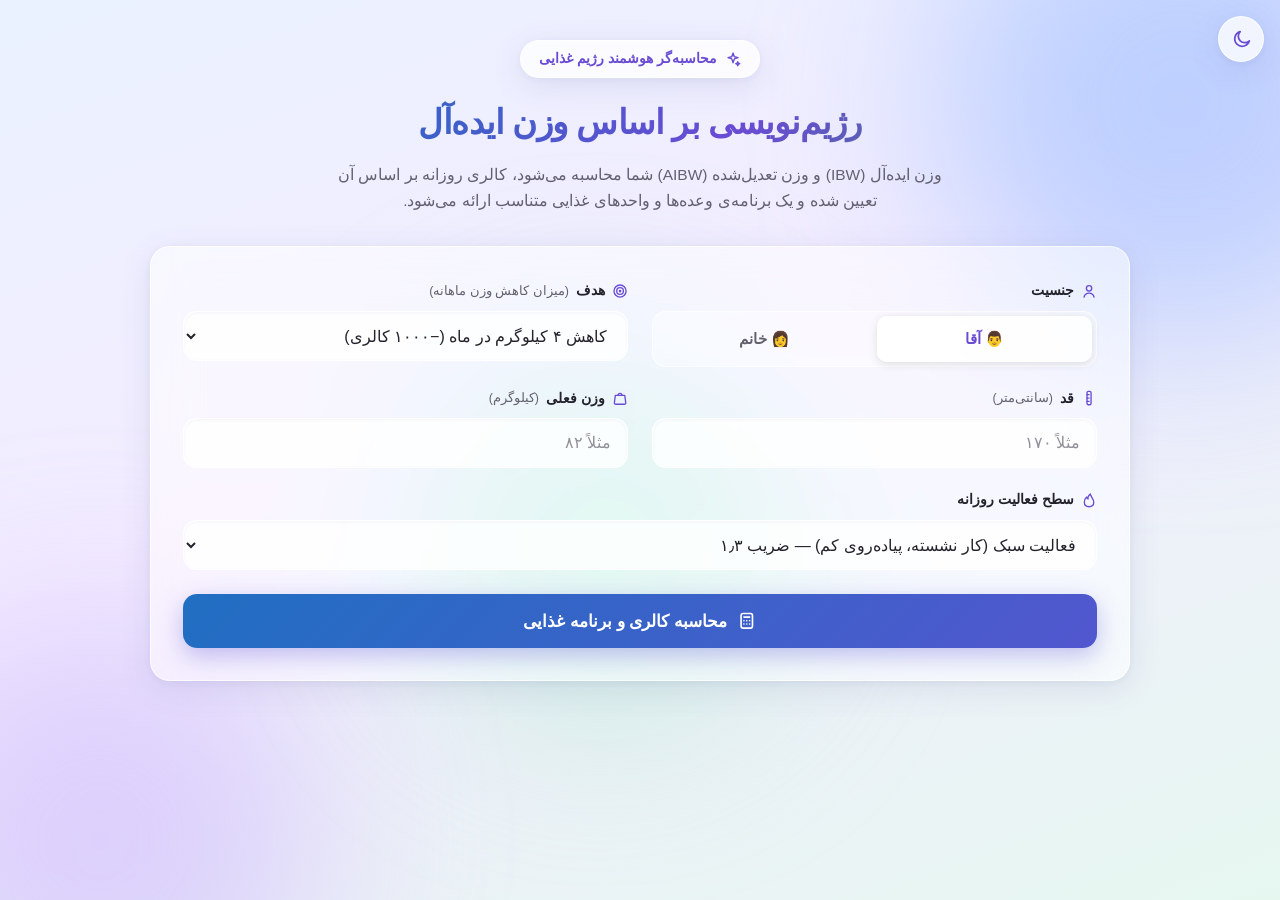
<file: android/app/src/main/assets/index.html>
<!DOCTYPE html>
<html lang="fa" dir="rtl">
<head>
<meta charset="UTF-8">
<meta name="viewport" content="width=device-width, initial-scale=1.0">
<title>رژیم‌نویسی بر اساس وزن ایده‌آل (IBW / AIBW)</title>
<style>
  /* فونت کاملاً آفلاین: از فونت‌های فارسی نصب‌شده روی دستگاه استفاده می‌شود */
  :root{
    color-scheme:light;
    --text:#23222B; --text2:#63616F;
    --bg-grad:linear-gradient(160deg,#EAF2FF 0%,#F3ECFF 45%,#E6F7F0 100%);
    --glass:rgba(255,255,255,.55); --glass-strong:rgba(255,255,255,.78);
    --glass-border:rgba(255,255,255,.75);
    --input-bg:rgba(255,255,255,.8); --input-border:rgba(255,255,255,.95);
    --input-shadow:inset 0 1px 3px rgba(80,90,160,.06);
    --accent:#6A4BD4; --accent2:#1F6FC2;
    --focus-ring:rgba(39,131,222,.18);
    --btn-grad:linear-gradient(135deg,#1F6FC2,#6A4BD4);
    --btn-shadow:0 8px 24px rgba(90,80,210,.35);
    --title-grad:linear-gradient(120deg,#1F6FC2 10%,#6A4BD4 60%,#2F9464 110%);
    --num-grad:linear-gradient(120deg,#1F6FC2,#6A4BD4);
    --hl-bg:linear-gradient(135deg,rgba(39,131,222,.16),rgba(124,92,222,.16));
    --seg-bg:rgba(255,255,255,.4);
    --seg-active:linear-gradient(135deg,rgba(255,255,255,.95),rgba(255,255,255,.75));
    --item-bg:rgba(255,255,255,.55);
    --kcal-bg:rgba(124,92,222,.12); --kcal-text:#6A4BD4;
    --warn-bg:rgba(251,235,222,.8); --warn-border:rgba(197,111,44,.25); --warn-text:#8F5420; --warn-ico:#C56F2C;
    --err-bg:rgba(252,233,231,.85); --err-border:rgba(216,87,75,.3); --err-text:#B4423A;
    --shadow:0 8px 32px rgba(80,90,160,.12), 0 2px 8px rgba(80,90,160,.06);
    --blob1c:rgba(140,180,255,.5); --blob2c:rgba(200,170,255,.45); --blob3c:rgba(150,230,190,.4);
    --radius:20px;
  }
  [data-theme="dark"]{
    color-scheme:dark;
    --text:#F4F4F6; --text2:rgba(255,255,255,.68);
    --bg-grad:linear-gradient(160deg,#0E1220 0%,#161022 45%,#0D1714 100%);
    --glass:rgba(32,34,52,.55); --glass-strong:rgba(46,48,70,.65);
    --glass-border:rgba(255,255,255,.14);
    --input-bg:rgba(255,255,255,.08); --input-border:rgba(255,255,255,.18);
    --input-shadow:inset 0 1px 3px rgba(0,0,0,.3);
    --accent:#B9A5F5; --accent2:#5E9FE8;
    --focus-ring:rgba(94,159,232,.3);
    --btn-grad:linear-gradient(135deg,#2E7FD4,#7A5CE8);
    --btn-shadow:0 8px 24px rgba(60,50,160,.5);
    --title-grad:linear-gradient(120deg,#5E9FE8 10%,#B9A5F5 60%,#72BC8F 110%);
    --num-grad:linear-gradient(120deg,#7FB5F0,#C0AAFF);
    --hl-bg:linear-gradient(135deg,rgba(94,159,232,.2),rgba(150,120,240,.2));
    --seg-bg:rgba(255,255,255,.06);
    --seg-active:linear-gradient(135deg,rgba(255,255,255,.2),rgba(255,255,255,.1));
    --item-bg:rgba(255,255,255,.07);
    --kcal-bg:rgba(167,139,250,.18); --kcal-text:#C9B8FF;
    --warn-bg:rgba(222,146,85,.13); --warn-border:rgba(222,146,85,.35); --warn-text:#EBB588; --warn-ico:#DE9255;
    --err-bg:rgba(233,115,102,.15); --err-border:rgba(233,115,102,.4); --err-text:#F0968C;
    --shadow:0 8px 32px rgba(0,0,0,.45), 0 2px 8px rgba(0,0,0,.3);
    --blob1c:rgba(70,110,220,.32); --blob2c:rgba(140,100,230,.28); --blob3c:rgba(60,170,120,.22);
  }
  *{box-sizing:border-box; margin:0; padding:0;}
  html{scroll-behavior:smooth;}
  @media (prefers-reduced-motion: reduce){ html{scroll-behavior:auto;} *{transition:none!important; animation:none!important;} }
  body{
    font-family:"Vazirmatn","Vazir","IRANSans","Noto Sans Arabic","Segoe UI",Tahoma,sans-serif;
    color:var(--text); font-size:16px; line-height:1.7;
    min-height:100vh; padding:32px 16px 72px;
    background:var(--bg-grad);
    background-attachment:fixed;
    overflow-x:hidden;
    transition:background .3s, color .3s;
  }
  .blob{position:fixed; border-radius:50%; filter:blur(90px); z-index:-1; pointer-events:none; transition:background .3s;}
  .blob1{width:480px; height:480px; background:var(--blob1c); top:-140px; right:-140px;}
  .blob2{width:440px; height:440px; background:var(--blob2c); bottom:-160px; left:-120px;}
  .blob3{width:380px; height:380px; background:var(--blob3c); top:38%; left:32%;}
  .wrap{max-width:980px; margin:0 auto;}

  .ico{width:1.15em; height:1.15em; stroke:currentColor; stroke-width:2; fill:none; stroke-linecap:round; stroke-linejoin:round; flex:none; vertical-align:-3px;}

  /* ---------- Theme toggle ---------- */
  #themeToggle{
    position:fixed; top:16px; inset-inline-start:16px; z-index:50;
    width:46px; height:46px; border-radius:999px; cursor:pointer;
    display:flex; align-items:center; justify-content:center;
    background:var(--glass-strong); border:1px solid var(--glass-border);
    backdrop-filter:blur(16px); -webkit-backdrop-filter:blur(16px);
    color:var(--accent); box-shadow:var(--shadow);
    transition:transform .15s;
  }
  #themeToggle:hover{transform:scale(1.07);}
  #themeToggle:focus-visible{outline:3px solid var(--focus-ring); outline-offset:2px;}
  #themeToggle .ico{width:21px; height:21px;}
  [data-theme="dark"] .only-light{display:none;}
  html:not([data-theme="dark"]) .only-dark{display:none;}

  /* ---------- Header ---------- */
  header{text-align:center; padding:8px 0 32px;}
  .badge{
    display:inline-flex; align-items:center; gap:8px;
    background:var(--glass-strong); border:1px solid var(--glass-border);
    backdrop-filter:blur(16px); -webkit-backdrop-filter:blur(16px);
    color:var(--accent); font-size:14px; font-weight:700;
    padding:6px 18px; border-radius:999px; margin-bottom:16px;
    box-shadow:var(--shadow);
  }
  header h1{
    font-size:34px; font-weight:900; letter-spacing:-.5px;
    background:var(--title-grad);
    -webkit-background-clip:text; background-clip:text; color:transparent;
  }
  header p{color:var(--text2); margin-top:10px; max-width:640px; margin-inline:auto; font-size:15.5px;}

  /* ---------- Glass card ---------- */
  .glass{
    background:var(--glass);
    backdrop-filter:blur(24px) saturate(160%); -webkit-backdrop-filter:blur(24px) saturate(160%);
    border:1px solid var(--glass-border);
    border-radius:var(--radius); box-shadow:var(--shadow);
    transition:background .3s, border-color .3s, transform .25s ease, box-shadow .25s ease;
  }

  /* ---------- Hover effects ---------- */
  :root{ --hover-shadow:0 16px 40px rgba(80,90,160,.2), 0 4px 12px rgba(80,90,160,.1); --hover-border:rgba(124,92,222,.45); }
  [data-theme="dark"]{ --hover-shadow:0 16px 40px rgba(0,0,0,.55), 0 4px 12px rgba(0,0,0,.35); --hover-border:rgba(185,165,245,.45); }
  .stat:hover, .meal:hover, .ref-card:hover{
    transform:translateY(-5px);
    box-shadow:var(--hover-shadow);
    border-color:var(--hover-border);
  }
  .chip{transition:transform .2s ease, box-shadow .2s ease, border-color .2s ease;}
  .chip:hover{transform:translateY(-3px) scale(1.04); box-shadow:var(--hover-shadow); border-color:var(--hover-border);}
  .item{transition:background .2s ease, border-color .2s ease, transform .2s ease;}
  .item:hover{transform:translateY(-2px); border-color:var(--hover-border); background:var(--hl-bg), var(--item-bg);}
  .badge{transition:transform .2s ease, box-shadow .2s ease;}
  .badge:hover{transform:translateY(-2px) scale(1.03); box-shadow:var(--hover-shadow);}
  .seg label:hover{color:var(--accent); background:var(--seg-bg);}
  input[type=number]:hover, select:hover{border-color:var(--hover-border);}
  details.formulas summary{transition:color .2s ease;}
  details.formulas summary:hover{color:var(--accent);}
  details.formulas:hover{border-color:var(--hover-border);}
  .section-title .ic{transition:transform .25s ease, color .25s ease;}
  .section-title:hover .ic{transform:rotate(-8deg) scale(1.1);}
  .meal-head .mi, .ref-card .em{transition:transform .25s ease;}
  .meal:hover .mi{transform:scale(1.15) rotate(6deg);}
  .ref-card:hover .em{transform:scale(1.15) rotate(-6deg);}
  .stat .top .ico{transition:transform .25s ease;}
  .stat:hover .top .ico{transform:scale(1.25);}
  .card{padding:32px;}

  /* ---------- Form ---------- */
  .form-grid{display:grid; grid-template-columns:repeat(2,1fr); gap:20px 24px;}
  .field{display:flex; flex-direction:column; gap:8px;}
  .field > label, .field > .lbl-row{font-size:14px; font-weight:700; color:var(--text); display:flex; align-items:center; gap:7px;}
  .field .ico{color:var(--accent);}
  .hint{font-size:12.5px; color:var(--text2); font-weight:400;}
  input[type=number], select{
    font-family:inherit; font-size:16px; color:var(--text);
    background:var(--input-bg); border:1px solid var(--input-border);
    border-radius:14px; padding:11px 16px; width:100%; min-height:50px;
    box-shadow:var(--input-shadow);
    transition:border-color .15s, box-shadow .15s, background .3s;
  }
  input[type=number]:focus, select:focus{outline:none; border-color:var(--accent2); box-shadow:0 0 0 4px var(--focus-ring);}
  /* Dropdown options: force solid readable colors (glass/transparent colors leak into the native menu) */
  select option{background:#FFFFFF; color:#23222B;}
  [data-theme="dark"] select option{background:#1E2030; color:#F4F4F6;}
  input::placeholder{color:var(--text2); opacity:.7;}
  .seg{display:flex; background:var(--seg-bg); border:1px solid var(--glass-border); border-radius:14px; padding:4px; gap:4px;}
  .seg input{position:absolute; opacity:0; pointer-events:none;}
  .seg label{
    flex:1; text-align:center; font-size:15px; font-weight:700; color:var(--text2);
    padding:10px 8px; min-height:44px; display:flex; align-items:center; justify-content:center; gap:7px;
    border-radius:10px; cursor:pointer; transition:all .15s;
  }
  .seg input:checked + label{
    background:var(--seg-active);
    color:var(--accent); box-shadow:0 2px 10px rgba(0,0,0,.12);
  }
  .seg input:focus-visible + label{outline:2px solid var(--accent2); outline-offset:1px;}
  .btn{
    grid-column:1/-1; display:flex; align-items:center; justify-content:center; gap:10px;
    font-family:inherit; font-size:17px; font-weight:800; color:#fff;
    background:var(--btn-grad);
    border:none; border-radius:14px; padding:15px; min-height:54px; cursor:pointer;
    box-shadow:var(--btn-shadow);
    transition:transform .15s, box-shadow .15s; margin-top:4px;
  }
  .btn{background-size:150% 150%; background-position:0% 50%;}
  .btn:hover{transform:translateY(-2px); background-position:100% 50%; box-shadow:0 12px 32px rgba(90,80,210,.5);}
  .btn:active{transform:translateY(0);}
  .btn:focus-visible{outline:3px solid var(--focus-ring); outline-offset:2px;}
  .error{display:none; grid-column:1/-1; background:var(--err-bg); border:1px solid var(--err-border); color:var(--err-text); border-radius:14px; padding:12px 16px; font-size:14.5px;}
  .error.show{display:block;}

  /* ---------- Results ---------- */
  #results{display:none; margin-top:36px;}
  #results.show{display:block; animation:fadeIn .45s ease;}
  @keyframes fadeIn{from{opacity:0; transform:translateY(10px);} to{opacity:1; transform:none;}}
  .section-title{font-size:21px; font-weight:800; margin:44px 0 18px; display:flex; align-items:center; gap:12px;}
  .section-title:first-child{margin-top:0;}
  .section-title .ic{
    width:38px; height:38px; border-radius:12px; flex:none;
    display:inline-flex; align-items:center; justify-content:center;
    background:var(--glass-strong); border:1px solid var(--glass-border);
    box-shadow:var(--shadow); color:var(--accent); font-size:18px;
  }
  .section-title .ic .ico{width:20px; height:20px;}
  .section-title .hint{font-weight:600;}

  .stats{display:grid; grid-template-columns:repeat(4,1fr); gap:16px;}
  .stats.macros{grid-template-columns:repeat(3,1fr);}
  .macro-ctrl{display:flex; flex-wrap:wrap; align-items:center; gap:12px 18px; padding:14px 18px; border-radius:16px; margin-bottom:16px; font-size:13.5px;}
  .macro-ctrl .mc-title{font-weight:800; color:var(--text2);}
  .macro-ctrl label{display:flex; align-items:center; gap:7px; font-weight:600; margin:0;}
  .macro-ctrl input[type=number]{width:72px; padding:8px 10px; text-align:center;}
  .mc-reset{font:inherit; font-size:12.5px; font-weight:700; color:var(--text2); background:transparent; border:1px solid var(--input-border); border-radius:10px; padding:7px 14px; cursor:pointer; transition:all .2s ease;}
  .mc-reset:hover{color:var(--accent); border-color:var(--hover-border);}
  .mc-warn{display:none; color:var(--err-text); font-weight:700;}
  .mc-warn.show{display:inline;}
  .hist{border-radius:var(--radius); overflow:hidden;}
  .hist-row{display:flex; flex-wrap:wrap; align-items:center; gap:8px 18px; padding:13px 20px; border-bottom:1px solid var(--glass-border); font-size:13.5px; transition:background .2s ease;}
  .hist-row:hover{background:var(--item-bg);}
  .hist-row:last-child{border-bottom:none;}
  .h-date{font-weight:700; color:var(--text2);}
  .h-kcal{font-weight:800; color:var(--accent);}
  .h-del{margin-inline-start:auto; background:transparent; border:none; color:var(--text2); cursor:pointer; font-size:14px; line-height:1; padding:6px 9px; border-radius:9px; transition:all .2s ease;}
  .h-del:hover{color:var(--err-text); background:var(--err-bg);}
  .hist-clear{margin-inline-start:auto; font:inherit; font-size:12.5px; font-weight:700; color:var(--text2); background:transparent; border:1px solid var(--input-border); border-radius:10px; padding:7px 13px; cursor:pointer; transition:all .2s ease;}
  .hist-clear:hover{color:var(--err-text); border-color:var(--err-border);}
  .stat{padding:20px 22px; position:relative; overflow:hidden;}
  .stat .top{display:flex; align-items:center; gap:8px; font-size:13px; color:var(--text2); font-weight:700;}
  .stat .top .ico{width:17px; height:17px; color:var(--accent);}
  .stat .val{font-size:28px; font-weight:900; margin-top:6px; letter-spacing:-.5px;}
  .stat .unit{font-size:13px; color:var(--text2); font-weight:500;}
  .stat.hl{background:var(--hl-bg), var(--glass);}
  .stat.hl .val{
    background:var(--num-grad);
    -webkit-background-clip:text; background-clip:text; color:transparent;
  }

  .note{margin-top:16px; padding:13px 18px; font-size:14px; color:var(--text2); border-radius:14px;}
  .note.warn{background:var(--warn-bg); border:1px solid var(--warn-border); color:var(--warn-text);}

  .totals{display:flex; flex-wrap:wrap; gap:10px; margin-bottom:8px;}
  .chip{
    display:inline-flex; align-items:center; gap:7px; font-size:14px; font-weight:700;
    background:var(--glass-strong); border:1px solid var(--glass-border);
    border-radius:999px; padding:7px 16px; box-shadow:var(--shadow);
  }
  .chip b{background:var(--num-grad); -webkit-background-clip:text; background-clip:text; color:transparent;}

  .meals{display:grid; grid-template-columns:repeat(2,1fr); gap:16px;}
  .meal{padding:22px;}
  .meal-head{display:flex; align-items:center; justify-content:space-between; gap:8px; margin-bottom:14px;}
  .meal-head .mt{display:flex; align-items:center; gap:10px;}
  .meal-head .mi{
    width:40px; height:40px; border-radius:12px; flex:none; font-size:19px;
    display:inline-flex; align-items:center; justify-content:center;
    background:var(--seg-active);
    border:1px solid var(--glass-border); box-shadow:0 2px 8px rgba(0,0,0,.08);
  }
  .meal-head h3{font-size:16.5px; font-weight:800;}
  .meal-head .kcal{
    font-size:12.5px; font-weight:700; white-space:nowrap; color:var(--kcal-text);
    background:var(--kcal-bg); border-radius:999px; padding:4px 12px;
  }
  .items{display:flex; flex-wrap:wrap; gap:8px;}
  .item{
    display:inline-flex; align-items:center; gap:7px; font-size:13.5px; font-weight:600;
    background:var(--item-bg); border:1px solid var(--glass-border);
    border-radius:999px; padding:5px 13px;
  }
  .dot{display:inline-block; width:9px; height:9px; border-radius:99px; flex:none;}

  .ref{display:grid; grid-template-columns:repeat(2,1fr); gap:16px;}
  .ref-card{padding:22px;}
  .ref-card h3{font-size:15.5px; font-weight:800; display:flex; align-items:center; gap:9px;}
  .ref-card .em{
    width:36px; height:36px; border-radius:11px; flex:none; font-size:17px;
    display:inline-flex; align-items:center; justify-content:center;
    background:var(--seg-active);
    border:1px solid var(--glass-border); box-shadow:0 2px 8px rgba(0,0,0,.08);
  }
  .ref-card .k{font-size:12.5px; color:var(--text2); font-weight:600; margin-top:6px;}
  .ref-card ul{margin:10px 20px 0 0; padding:0; color:var(--text2); font-size:14px;}
  .ref-card li{margin-bottom:4px;}

  details.formulas{margin-top:36px; overflow:hidden;}
  details.formulas summary{
    cursor:pointer; padding:18px 26px; font-weight:800; font-size:15.5px; list-style:none;
    display:flex; align-items:center; gap:10px; min-height:54px;
  }
  details.formulas summary .ico{color:var(--accent);}
  details.formulas summary::-webkit-details-marker{display:none;}
  details.formulas summary::after{content:"+"; font-size:22px; color:var(--text2); margin-right:auto;}
  details.formulas[open] summary::after{content:"−";}
  .formulas-body{padding:0 26px 22px; color:var(--text2); font-size:14.5px;}
  .formulas-body p{margin-bottom:8px;}
  .formulas-body b{color:var(--text);}

  .disclaimer{
    margin-top:32px; background:var(--warn-bg); border:1px solid var(--warn-border);
    backdrop-filter:blur(16px); -webkit-backdrop-filter:blur(16px);
    border-radius:var(--radius); padding:18px 22px; font-size:14px; color:var(--warn-text);
    display:flex; gap:12px; align-items:flex-start; box-shadow:var(--shadow);
  }
  .disclaimer .ico{color:var(--warn-ico); width:20px; height:20px; margin-top:3px;}

  @media (max-width:720px){
    body{padding:20px 14px 56px;}
    header h1{font-size:26px;}
    header{padding-top:40px;}
    .card{padding:22px;}
    .form-grid{grid-template-columns:1fr;}
    .stats{grid-template-columns:1fr 1fr;}
    .meals{grid-template-columns:1fr;}
    .ref{grid-template-columns:1fr;}
    .blob{filter:blur(70px);}
  }
</style>
</head>
<body>
<div class="blob blob1"></div>
<div class="blob blob2"></div>
<div class="blob blob3"></div>

<svg width="0" height="0" style="position:absolute" aria-hidden="true">
  <defs>
    <symbol id="i-spark" viewBox="0 0 24 24"><path d="M12 3l1.9 5.6L19.5 10l-5.6 1.9L12 17.5l-1.9-5.6L4.5 10l5.6-1.4L12 3z"/><path d="M19 16l.8 2.2L22 19l-2.2.8L19 22l-.8-2.2L16 19l2.2-.8L19 16z"/></symbol>
    <symbol id="i-user" viewBox="0 0 24 24"><circle cx="12" cy="8" r="4"/><path d="M4.5 21c.8-3.5 3.9-6 7.5-6s6.7 2.5 7.5 6"/></symbol>
    <symbol id="i-target" viewBox="0 0 24 24"><circle cx="12" cy="12" r="9"/><circle cx="12" cy="12" r="5"/><circle cx="12" cy="12" r="1"/></symbol>
    <symbol id="i-ruler" viewBox="0 0 24 24"><rect x="9" y="2" width="6" height="20" rx="2"/><path d="M9 7h3M9 12h3M9 17h3"/></symbol>
    <symbol id="i-scale" viewBox="0 0 24 24"><path d="M5 8h14l1.5 11a2 2 0 0 1-2 2.2h-13A2 2 0 0 1 3.5 19L5 8z"/><path d="M9 8a3 3 0 0 1 6 0"/></symbol>
    <symbol id="i-calc" viewBox="0 0 24 24"><rect x="5" y="3" width="14" height="18" rx="2.5"/><path d="M8.5 7.5h7M8.5 12h.01M12 12h.01M15.5 12h.01M8.5 16h.01M12 16h.01M15.5 16h.01"/></symbol>
    <symbol id="i-award" viewBox="0 0 24 24"><circle cx="12" cy="9" r="6"/><path d="M8.5 14 7 22l5-2.5L17 22l-1.5-8"/></symbol>
    <symbol id="i-flame" viewBox="0 0 24 24"><path d="M12 22c4 0 7-2.7 7-6.7C19 10.5 15 8 14 3c-3 2.5-4 5-3.5 7.5C9.5 9.8 8.8 9 8.5 7.5 6.8 9 5 11.5 5 15.3 5 19.3 8 22 12 22z"/></symbol>
    <symbol id="i-zap" viewBox="0 0 24 24"><path d="M13 2 4.5 14H11l-1 8 8.5-12H12l1-8z"/></symbol>
    <symbol id="i-chart" viewBox="0 0 24 24"><path d="M4 20V4"/><path d="M4 20h16"/><path d="m7 14 4-4 3 3 5-6"/></symbol>
    <symbol id="i-grid" viewBox="0 0 24 24"><rect x="4" y="4" width="7" height="7" rx="2"/><rect x="13" y="4" width="7" height="7" rx="2"/><rect x="4" y="13" width="7" height="7" rx="2"/><rect x="13" y="13" width="7" height="7" rx="2"/></symbol>
    <symbol id="i-plate" viewBox="0 0 24 24"><circle cx="12" cy="12" r="9"/><circle cx="12" cy="12" r="4.5"/></symbol>
    <symbol id="i-book" viewBox="0 0 24 24"><path d="M4 5.5A2.5 2.5 0 0 1 6.5 3H20v15.5H6.5A2.5 2.5 0 0 0 4 21V5.5z"/><path d="M4 18.5A2.5 2.5 0 0 1 6.5 16H20"/></symbol>
    <symbol id="i-info" viewBox="0 0 24 24"><circle cx="12" cy="12" r="9"/><path d="M12 8h.01M12 11.5V16"/></symbol>
    <symbol id="i-alert" viewBox="0 0 24 24"><path d="M12 3 2.5 20h19L12 3z"/><path d="M12 10v4M12 17.5h.01"/></symbol>
    <symbol id="i-sun" viewBox="0 0 24 24"><circle cx="12" cy="12" r="4.5"/><path d="M12 2.5v2.5M12 19v2.5M2.5 12H5M19 12h2.5M4.9 4.9l1.8 1.8M17.3 17.3l1.8 1.8M4.9 19.1l1.8-1.8M17.3 6.7l1.8-1.8"/></symbol>
    <symbol id="i-moon" viewBox="0 0 24 24"><path d="M21 13.5A8.5 8.5 0 1 1 10.5 3a7 7 0 0 0 10.5 10.5z"/></symbol>
  </defs>
</svg>

<button id="themeToggle" type="button" aria-label="تغییر حالت روشن و تاریک">
  <svg class="ico only-light"><use href="#i-moon"/></svg>
  <svg class="ico only-dark"><use href="#i-sun"/></svg>
</button>

<div class="wrap">

  <header>
    <div class="badge"><svg class="ico"><use href="#i-spark"/></svg> محاسبه‌گر هوشمند رژیم غذایی</div>
    <h1>رژیم‌نویسی بر اساس وزن ایده‌آل</h1>
    <p>وزن ایده‌آل (IBW) و وزن تعدیل‌شده (AIBW) شما محاسبه می‌شود، کالری روزانه بر اساس آن تعیین شده و یک برنامه‌ی وعده‌ها و واحدهای غذایی متناسب ارائه می‌شود.</p>
  </header>

  <form class="glass card" id="dietForm" novalidate>
    <div class="form-grid">
      <div class="field">
        <span class="lbl-row"><svg class="ico"><use href="#i-user"/></svg> جنسیت</span>
        <div class="seg" role="radiogroup" aria-label="جنسیت">
          <input type="radio" name="gender" id="g-male" value="male" checked>
          <label for="g-male">👨 آقا</label>
          <input type="radio" name="gender" id="g-female" value="female">
          <label for="g-female">👩 خانم</label>
        </div>
      </div>
      <div class="field">
        <label for="goal"><svg class="ico"><use href="#i-target"/></svg> هدف <span class="hint">(میزان کاهش وزن ماهانه)</span></label>
        <select id="goal">
          <option value="0">تثبیت وزن (بدون کسر کالری)</option>
          <option value="700">کاهش ۳ کیلوگرم در ماه (−۷۰۰ کالری)</option>
          <option value="1000" selected>کاهش ۴ کیلوگرم در ماه (−۱۰۰۰ کالری)</option>
        </select>
      </div>
      <div class="field">
        <label for="height"><svg class="ico"><use href="#i-ruler"/></svg> قد <span class="hint">(سانتی‌متر)</span></label>
        <input type="number" id="height" inputmode="decimal" placeholder="مثلاً ۱۷۰" min="120" max="220">
      </div>
      <div class="field">
        <label for="weight"><svg class="ico"><use href="#i-scale"/></svg> وزن فعلی <span class="hint">(کیلوگرم)</span></label>
        <input type="number" id="weight" inputmode="decimal" placeholder="مثلاً ۸۲" min="30" max="250">
      </div>
      <div class="field" style="grid-column:1/-1;">
        <label for="activity"><svg class="ico"><use href="#i-flame"/></svg> سطح فعالیت روزانه</label>
        <select id="activity">
          <option value="1.2">بی‌تحرک / استراحت — ضریب ۱٫۲</option>
          <option value="1.3" selected>فعالیت سبک (کار نشسته، پیاده‌روی کم) — ضریب ۱٫۳</option>
          <option value="1.4">فعالیت متوسط (ورزش منظم یا کار نیمه‌فعال) — ضریب ۱٫۴</option>
          <option value="1.5">فعالیت زیاد (کار بدنی یا ورزش سنگین) — ضریب ۱٫۵</option>
        </select>
      </div>
      <div class="error" id="errBox"></div>
      <button type="submit" class="btn"><svg class="ico"><use href="#i-calc"/></svg> محاسبه کالری و برنامه غذایی</button>
    </div>
  </form>

  <div id="results">

    <h2 class="section-title" style="margin-top:44px;"><span class="ic"><svg class="ico"><use href="#i-chart"/></svg></span> نتایج محاسبه</h2>
    <div class="stats">
      <div class="stat glass"><div class="top"><svg class="ico"><use href="#i-award"/></svg> وزن ایده‌آل (IBW)</div><div class="val" id="outIbw">—</div><div class="unit">کیلوگرم</div></div>
      <div class="stat glass"><div class="top"><svg class="ico"><use href="#i-scale"/></svg> <span id="basisLbl">وزن مبنای محاسبه</span></div><div class="val" id="outBasis">—</div><div class="unit">کیلوگرم</div></div>
      <div class="stat glass"><div class="top"><svg class="ico"><use href="#i-flame"/></svg> کالری نگهدارنده (TEE)</div><div class="val" id="outMaint">—</div><div class="unit">کیلوکالری در روز</div></div>
      <div class="stat glass hl"><div class="top"><svg class="ico"><use href="#i-zap"/></svg> کالری هدف روزانه</div><div class="val" id="outTarget">—</div><div class="unit">کیلوکالری در روز</div></div>
    </div>
    <div class="note glass" id="basisNote"></div>
    <div class="note warn" id="floorNote" style="display:none;">⚠️ کالری محاسبه‌شده کمتر از ۱۰۰۰ کیلوکالری بود؛ برای حفظ سلامت، برنامه روی حداقل ۱۰۰۰ کیلوکالری تنظیم شد.</div>

    <h2 class="section-title"><span class="ic"><svg class="ico"><use href="#i-zap"/></svg></span> درشت‌مغذی‌های روزانه</h2>
    <div class="macro-ctrl glass">
      <span class="mc-title">⚙️ تنظیم درصدها:</span>
      <label>🍞 کربوهیدرات <input type="number" id="pctCho" min="0" max="100" step="1" value="53"> ٪</label>
      <label>🍗 پروتئین <input type="number" id="pctPro" min="0" max="100" step="1" value="17"> ٪</label>
      <label>🥑 چربی <input type="number" id="pctFat" min="0" max="100" step="1" value="30"> ٪</label>
      <button type="button" class="mc-reset" id="pctReset">↺ بازنشانی</button>
      <span class="mc-warn" id="pctWarn"></span>
    </div>
    <div class="stats macros">
      <div class="stat glass"><div class="top">🍞 کربوهیدرات (<span id="choPct">۵۳</span>٪)</div><div class="val" id="outCho">—</div><div class="unit">گرم در روز</div></div>
      <div class="stat glass"><div class="top">🍗 پروتئین (<span id="proPct">۱۷</span>٪)</div><div class="val" id="outPro">—</div><div class="unit">گرم در روز</div></div>
      <div class="stat glass"><div class="top">🥑 چربی (<span id="fatPct">۳۰</span>٪)</div><div class="val" id="outFat">—</div><div class="unit">گرم در روز</div></div>
    </div>

    <h2 class="section-title"><span class="ic"><svg class="ico"><use href="#i-grid"/></svg></span> واحدهای غذایی روزانه <span class="hint" id="planLabel"></span></h2>
    <div class="totals" id="totals"></div>

    <h2 class="section-title"><span class="ic"><svg class="ico"><use href="#i-plate"/></svg></span> برنامه وعده‌های غذایی</h2>
    <div class="meals" id="meals"></div>

    <h2 class="section-title"><span class="ic"><svg class="ico"><use href="#i-book"/></svg></span> هر واحد غذایی یعنی چقدر؟</h2>
    <div class="ref" id="refCards"></div>

    <details class="formulas glass">
      <summary><svg class="ico"><use href="#i-info"/></svg> فرمول‌های استفاده‌شده در محاسبه</summary>
      <div class="formulas-body">
        <p><b>وزن ایده‌آل (IBW):</b> آقایان: ۲۳ × قد²(متر) | خانم‌ها: ۲۲ × قد²(متر)</p>
        <p><b>وزن تعدیل‌شده (AIBW):</b> اگر وزن فعلی بیشتر از وزن ایده‌آل باشد: AIBW = IBW + (وزن فعلی − IBW) ÷ ۳</p>
        <p><b>انرژی نگهدارنده (E):</b> وزن مبنا × ۲۴ (خانم‌ها × ۰٫۹) × ۱٫۱ × ضریب فعالیت (۱٫۲ تا ۱٫۵)</p>
        <p><b>کسر کالری برای کاهش وزن:</b> کاهش ۳ کیلو در ماه → ۷۰۰− کالری | کاهش ۴ کیلو در ماه → ۱۰۰۰− کالری</p>
        <p><b>درشت‌مغذی‌ها:</b> پیش‌فرض ۵۳٪ کربوهیدرات و ۱۷٪ پروتئین (هر گرم ۴ کالری) | ۳۰٪ چربی (هر گرم ۹ کالری) — درصدها از بخش «تنظیم درصدها» قابل تغییر است</p>
      </div>
    </details>

    <div class="disclaimer">
      <svg class="ico"><use href="#i-alert"/></svg>
      <span>این برنامه جنبه‌ی آموزشی و راهنمای کلی دارد و جایگزین مشاوره‌ی متخصص تغذیه نیست. در صورت بارداری، شیردهی، دیابت، بیماری کلیوی یا هر بیماری زمینه‌ای، حتماً با پزشک یا متخصص تغذیه مشورت کنید.</span>
    </div>

  </div>

  <div id="historySec" style="display:none;">
    <h2 class="section-title"><span class="ic">🕘</span> تاریخچه محاسبات <button type="button" class="hist-clear" id="histClear">🗑 پاک کردن همه</button></h2>
    <div class="hist glass" id="histList"></div>
  </div>
</div>

<script>
// ---------- Theme ----------
const root = document.documentElement;
function setTheme(t){
  if(t === "dark") root.setAttribute("data-theme","dark");
  else root.removeAttribute("data-theme");
  try{ localStorage.setItem("diet-theme", t); }catch(e){}
}
(function(){
  let saved = null;
  try{ saved = localStorage.getItem("diet-theme"); }catch(e){}
  const prefersDark = window.matchMedia && window.matchMedia("(prefers-color-scheme: dark)").matches;
  setTheme(saved || (prefersDark ? "dark" : "light"));
})();
document.getElementById("themeToggle").addEventListener("click", function(){
  setTheme(root.getAttribute("data-theme") === "dark" ? "light" : "dark");
});


// ---------- Food groups ----------
const GROUPS = {
  bread:{name:"نان و غلات", kcal:80,  color:"#D5803B", icon:"🍞"},
  meat: {name:"گوشت و جانشین‌ها", kcal:55, color:"#E56458", icon:"🍗"},
  milk: {name:"شیر و لبنیات", kcal:120, color:"#5E9FE8", icon:"🥛"},
  fruit:{name:"میوه", kcal:60, color:"#BF8EDA", icon:"🍎"},
  veg:  {name:"سبزی", kcal:25, color:"#46A171", icon:"🥦"},
  fat:  {name:"چربی", kcal:45, color:"#EAC26B", icon:"🫒"}
};

const REF = {
  bread:["یک کف دست نان سنگک، بربری یا تافتون (۳۰ گرم)","۴ کف دست نان لواش","نصف لیوان برنج یا ماکارونی پخته","یک عدد سیب‌زمینی متوسط"],
  meat:["۳۰ گرم گوشت قرمز، مرغ یا ماهی پخته (به اندازه یک قوطی کبریت)","یک عدد تخم‌مرغ","۳۰ گرم پنیر (یک قوطی کبریت)","نصف لیوان حبوبات پخته"],
  milk:["یک لیوان شیر کم‌چرب","یک لیوان ماست کم‌چرب","نصف لیوان کشک"],
  fruit:["یک عدد سیب، پرتقال یا هلوی متوسط","نصف موز بزرگ","یک لیوان هندوانه یا طالبی خردشده","۳ عدد خرما"],
  veg:["یک لیوان سبزی خام (کاهو، خیار، گوجه و...)","نصف لیوان سبزی پخته","یک عدد گوجه‌فرنگی متوسط"],
  fat:["یک قاشق چای‌خوری روغن مایع یا روغن زیتون","۵ عدد بادام یا فندق","۱۰ عدد پسته","یک قاشق غذاخوری تخمه"]
};

// ---------- Meal plans (units per meal, per calorie level) ----------
const MEAL_NAMES = {b:"صبحانه", ms:"میان‌وعده صبح", l:"ناهار", me:"میان‌وعده عصر", d:"شام", mn:"میان‌وعده شب"};
const MEAL_ICONS = {b:"🌅", ms:"🍵", l:"🍽️", me:"🍏", d:"🌙", mn:"✨"};
const PLANS = {
  1000:{b:{bread:1,meat:1,fat:1}, ms:{fruit:1}, l:{bread:2,meat:1,veg:2,fat:1}, me:{milk:1}, d:{bread:1,meat:1,veg:1}, mn:{milk:1,fruit:1}},
  1200:{b:{bread:2,meat:1,fat:1}, ms:{fruit:1}, l:{bread:2,meat:1,veg:2,fat:1}, me:{milk:1,fruit:1}, d:{bread:1,meat:1,veg:1,fat:1}, mn:{milk:1,fruit:1}},
  1400:{b:{bread:2,meat:1,fat:1}, ms:{fruit:1}, l:{bread:2,meat:2,veg:2,fat:2}, me:{milk:1,fruit:1}, d:{bread:2,meat:1,veg:2,fat:1}, mn:{milk:1,fruit:1}},
  1600:{b:{bread:2,meat:1,fat:1,fruit:1}, ms:{bread:1,fruit:1}, l:{bread:2,meat:2,veg:2,fat:2}, me:{milk:1,fruit:1}, d:{bread:2,meat:2,veg:2,fat:2}, mn:{milk:1,fruit:1}},
  1800:{b:{bread:2,milk:1,meat:1,fat:1}, ms:{bread:1,fruit:1}, l:{bread:3,meat:2,veg:2,fat:2}, me:{milk:1,fruit:1}, d:{bread:2,meat:2,veg:3,fat:1}, mn:{milk:1,fruit:2}},
  2000:{b:{bread:3,milk:1,meat:1,fat:1}, ms:{bread:1,fruit:1}, l:{bread:3,meat:3,veg:2,fat:2}, me:{milk:1,fruit:1}, d:{bread:2,meat:2,veg:3,fat:2}, mn:{milk:1,fruit:2}},
  2200:{b:{bread:3,milk:1,meat:1,fat:1,fruit:1}, ms:{bread:1,fruit:1}, l:{bread:3,meat:3,veg:2,fat:2}, me:{bread:1,milk:1,fruit:1}, d:{bread:2,meat:3,veg:3,fat:3}, mn:{milk:1,fruit:2}},
  2500:{b:{bread:3,milk:1,meat:2,fat:1,fruit:1}, ms:{bread:2,fruit:1}, l:{bread:4,meat:3,veg:3,fat:3}, me:{bread:1,milk:1,fruit:1}, d:{bread:2,meat:3,veg:3,fat:3}, mn:{milk:1,fruit:2}}
};

const fa = n => Math.round(n).toLocaleString("fa-IR");

function mealKcal(meal){
  return Object.entries(meal).reduce((s,[k,u]) => s + GROUPS[k].kcal*u, 0);
}
function planTotals(plan){
  const t = {};
  for(const meal of Object.values(plan))
    for(const [k,u] of Object.entries(meal)) t[k] = (t[k]||0)+u;
  return t;
}

document.getElementById("dietForm").addEventListener("submit", function(e){
  e.preventDefault();
  const errBox = document.getElementById("errBox");
  errBox.classList.remove("show");

  const gender = document.querySelector('input[name="gender"]:checked').value;
  const h = parseFloat(document.getElementById("height").value);
  const w = parseFloat(document.getElementById("weight").value);
  const deficit = parseFloat(document.getElementById("goal").value);
  const activity = parseFloat(document.getElementById("activity").value);

  if(!h || h<120 || h>220 || !w || w<30 || w>250){
    errBox.textContent = "لطفاً قد را بین ۱۲۰ تا ۲۲۰ سانتی‌متر و وزن را بین ۳۰ تا ۲۵۰ کیلوگرم وارد کنید.";
    errBox.classList.add("show");
    return;
  }

  // IBW — BMI ایده‌آل: آقایان ۲۳ × قد² | خانم‌ها ۲۲ × قد²
  const hm = h/100;
  const ibw = (gender==="male" ? 23 : 22) * hm * hm;

  // basis weight — AIBW = IBW + (وزن فعلی − IBW) ÷ ۳
  let basis, basisLbl, basisNote;
  if(w > ibw){
    basis = ibw + (w-ibw)/3;
    basisLbl = "وزن تعدیل‌شده (AIBW)";
    basisNote = "چون وزن فعلی شما بیشتر از وزن ایده‌آل است، یک‌سوم اختلاف به وزن ایده‌آل اضافه و وزن تعدیل‌شده (AIBW) مبنای محاسبه شد.";
  } else if(w < ibw){
    basis = w;
    basisLbl = "وزن فعلی (مبنا)";
    basisNote = "چون وزن فعلی شما کمتر از وزن ایده‌آل است، کالری بر اساس وزن فعلی محاسبه شد.";
  } else {
    basis = ibw;
    basisLbl = "وزن ایده‌آل (مبنا)";
    basisNote = "وزن شما در محدوده‌ی وزن ایده‌آل است و کالری بر اساس وزن ایده‌آل محاسبه شد.";
  }

  // انرژی: وزن مبنا × ۲۴ (خانم‌ها ×۰٫۹) × ۱٫۱ × ضریب فعالیت
  const genderFactor = gender==="male" ? 1 : 0.9;
  const maint = basis * 24 * genderFactor * 1.1 * activity;
  let target = maint - deficit;
  const floored = target < 1000;
  if(floored) target = 1000;

  // nearest plan
  const keys = Object.keys(PLANS).map(Number);
  const planKey = keys.reduce((a,b)=> Math.abs(b-target)<Math.abs(a-target)? b:a);
  const plan = PLANS[planKey];
  const planKcal = Object.values(plan).reduce((s,m)=>s+mealKcal(m),0);

  // fill stats
  document.getElementById("outIbw").textContent = fa(ibw);
  document.getElementById("basisLbl").textContent = basisLbl;
  document.getElementById("outBasis").textContent = fa(basis);
  document.getElementById("outMaint").textContent = fa(maint);
  document.getElementById("outTarget").textContent = fa(target);
  document.getElementById("basisNote").textContent = "💡 " + basisNote + " انرژی نگهدارنده = " + fa(basis) + (gender==="male" ? " × ۲۴" : " × ۲۴ × ۰٫۹") + " × ۱٫۱ × " + activity.toLocaleString("fa-IR") + " = " + fa(maint) + " کیلوکالری." + (deficit>0 ? " برای هدف کاهش وزن، " + fa(deficit) + " کیلوکالری از آن کم شد." : "");
  document.getElementById("floorNote").style.display = floored ? "block" : "none";

  // درشت‌مغذی‌ها بر اساس درصدهای قابل‌تنظیم
  lastTarget = target;
  renderMacros();

  // ثبت در تاریخچه
  const goalLbl = deficit===0 ? "تثبیت وزن" : (deficit===700 ? "کاهش ۳ کیلو (−۷۰۰)" : "کاهش ۴ کیلو (−۱۰۰۰)");
  const histArr = getHist();
  histArr.unshift({ts: Date.now(), gender, h, w, act: activity, goalLbl, ibw, basis, maint, target});
  if(histArr.length > 15) histArr.length = 15;
  setHist(histArr);

  document.getElementById("planLabel").textContent = "— نزدیک‌ترین برنامه: حدود " + fa(planKcal) + " کیلوکالری";

  // totals chips
  const totals = planTotals(plan);
  document.getElementById("totals").innerHTML = Object.entries(totals).map(([k,u])=>
    `<span class="chip">${GROUPS[k].icon} ${GROUPS[k].name} <b>${fa(u)} واحد</b></span>`
  ).join("");

  // meal cards
  document.getElementById("meals").innerHTML = Object.entries(plan).map(([mk, meal])=>{
    const items = Object.entries(meal).map(([k,u])=>
      `<span class="item"><span class="dot" style="background:${GROUPS[k].color}"></span>${GROUPS[k].name} × ${fa(u)}</span>`
    ).join("");
    return `<div class="meal glass">
      <div class="meal-head">
        <div class="mt"><span class="mi">${MEAL_ICONS[mk]}</span><h3>${MEAL_NAMES[mk]}</h3></div>
        <span class="kcal">≈ ${fa(mealKcal(meal))} کیلوکالری</span>
      </div>
      <div class="items">${items}</div>
    </div>`;
  }).join("");

  // reference cards (only once)
  const refBox = document.getElementById("refCards");
  if(!refBox.innerHTML){
    refBox.innerHTML = Object.entries(GROUPS).map(([k,g])=>
      `<div class="ref-card glass">
        <h3><span class="em">${g.icon}</span>${g.name}</h3>
        <div class="k">هر واحد ≈ ${fa(g.kcal)} کیلوکالری <span class="dot" style="background:${g.color}; margin-right:6px;"></span></div>
        <ul>${REF[k].map(x=>`<li>${x}</li>`).join("")}</ul>
      </div>`
    ).join("");
  }

  const res = document.getElementById("results");
  res.classList.add("show");
  res.scrollIntoView({behavior:"smooth", block:"start"});
});

// ---------- درصدهای درشت‌مغذی‌ها (قابل تغییر) ----------
let lastTarget = null;
const PCT_DEF = {cho:53, pro:17, fat:30};
function getPcts(){
  return {
    cho: Math.max(0, parseFloat(document.getElementById("pctCho").value) || 0),
    pro: Math.max(0, parseFloat(document.getElementById("pctPro").value) || 0),
    fat: Math.max(0, parseFloat(document.getElementById("pctFat").value) || 0)
  };
}
function renderMacros(){
  const p = getPcts();
  document.getElementById("choPct").textContent = p.cho.toLocaleString("fa-IR");
  document.getElementById("proPct").textContent = p.pro.toLocaleString("fa-IR");
  document.getElementById("fatPct").textContent = p.fat.toLocaleString("fa-IR");
  const warn = document.getElementById("pctWarn");
  const sum = p.cho + p.pro + p.fat;
  if(sum !== 100){
    warn.textContent = "⚠️ جمع درصدها " + fa(sum) + "٪ است؛ بهتر است ۱۰۰٪ باشد.";
    warn.classList.add("show");
  } else {
    warn.classList.remove("show");
  }
  if(lastTarget == null) return;
  document.getElementById("outCho").textContent = fa(lastTarget * p.cho/100 / 4);
  document.getElementById("outPro").textContent = fa(lastTarget * p.pro/100 / 4);
  document.getElementById("outFat").textContent = fa(lastTarget * p.fat/100 / 9);
}
function savePcts(){
  try{ localStorage.setItem("diet-macros", JSON.stringify(getPcts())); }catch(e){}
}
["pctCho","pctPro","pctFat"].forEach(id =>
  document.getElementById(id).addEventListener("input", () => { savePcts(); renderMacros(); })
);
document.getElementById("pctReset").addEventListener("click", () => {
  document.getElementById("pctCho").value = PCT_DEF.cho;
  document.getElementById("pctPro").value = PCT_DEF.pro;
  document.getElementById("pctFat").value = PCT_DEF.fat;
  savePcts(); renderMacros();
});
(function loadPcts(){
  try{
    const s = JSON.parse(localStorage.getItem("diet-macros"));
    if(s && typeof s.cho === "number"){
      document.getElementById("pctCho").value = s.cho;
      document.getElementById("pctPro").value = s.pro;
      document.getElementById("pctFat").value = s.fat;
    }
  }catch(e){}
  renderMacros();
})();

// ---------- تاریخچه محاسبات ----------
function getHist(){
  try{ return JSON.parse(localStorage.getItem("diet-history")) || []; }catch(e){ return []; }
}
function setHist(arr){
  try{ localStorage.setItem("diet-history", JSON.stringify(arr)); }catch(e){}
  renderHist();
}
function renderHist(){
  const list = getHist();
  document.getElementById("historySec").style.display = list.length ? "block" : "none";
  document.getElementById("histList").innerHTML = list.map((it, i) => {
    const d = new Date(it.ts);
    const when = d.toLocaleDateString("fa-IR") + " — " + d.toLocaleTimeString("fa-IR", {hour:"2-digit", minute:"2-digit"});
    return `<div class="hist-row">
      <span class="h-date">🕘 ${when}</span>
      <span>${it.gender === "male" ? "👨 آقا" : "👩 خانم"}</span>
      <span>📏 قد ${fa(it.h)}</span>
      <span>⚖️ وزن ${fa(it.w)}</span>
      <span>🎯 ${it.goalLbl}</span>
      <span class="h-kcal">⚡ ${fa(it.target)} کیلوکالری</span>
      <button type="button" class="h-del" data-i="${i}" title="حذف این ردیف">✕</button>
    </div>`;
  }).join("");
}
document.getElementById("histList").addEventListener("click", (e) => {
  const b = e.target.closest(".h-del");
  if(!b) return;
  const arr = getHist();
  arr.splice(+b.dataset.i, 1);
  setHist(arr);
});
document.getElementById("histClear").addEventListener("click", () => {
  if(confirm("همه‌ی تاریخچه پاک شود؟")) setHist([]);
});
renderHist();
</script>
</body>
</html>
</file>
<file: font.css>
@font-face{font-family:"IRANSansDN";src:url([data-uri]) format("woff");font-weight:100 900;font-display:swap;}
</file>
